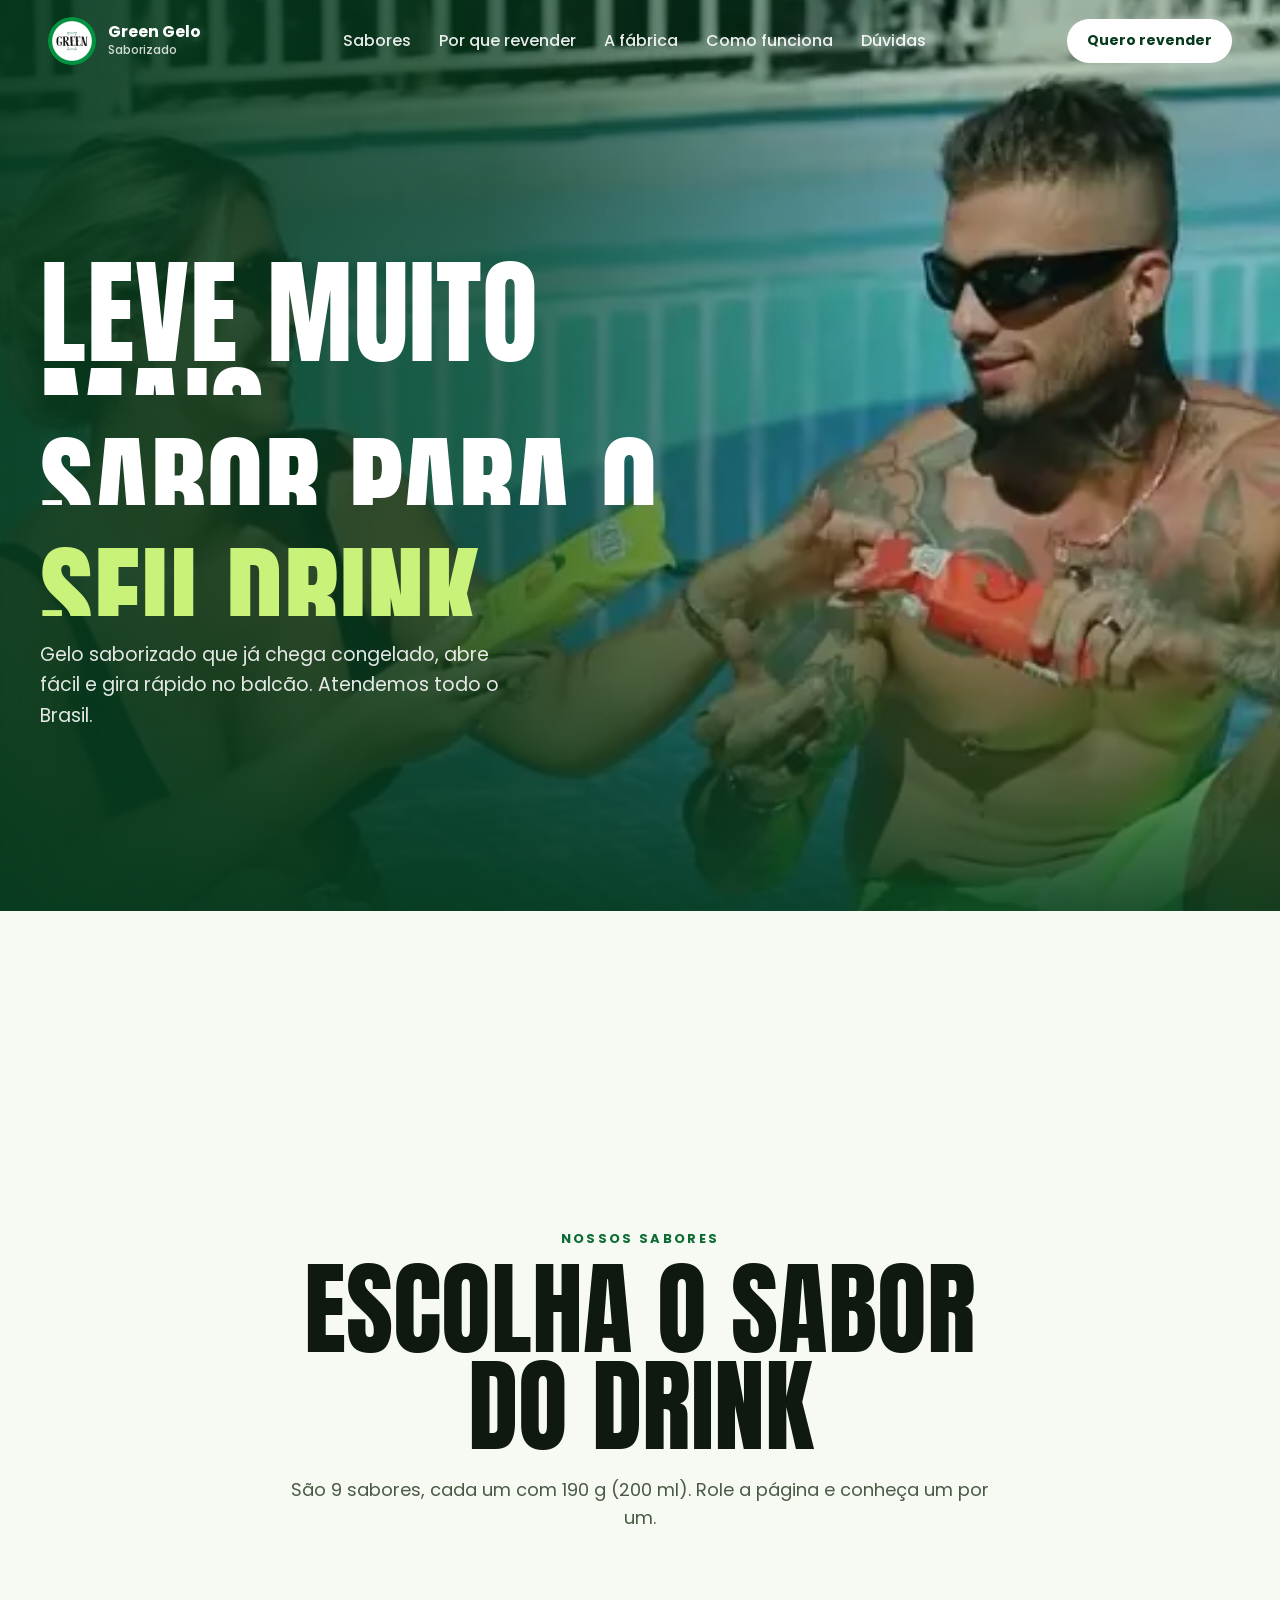
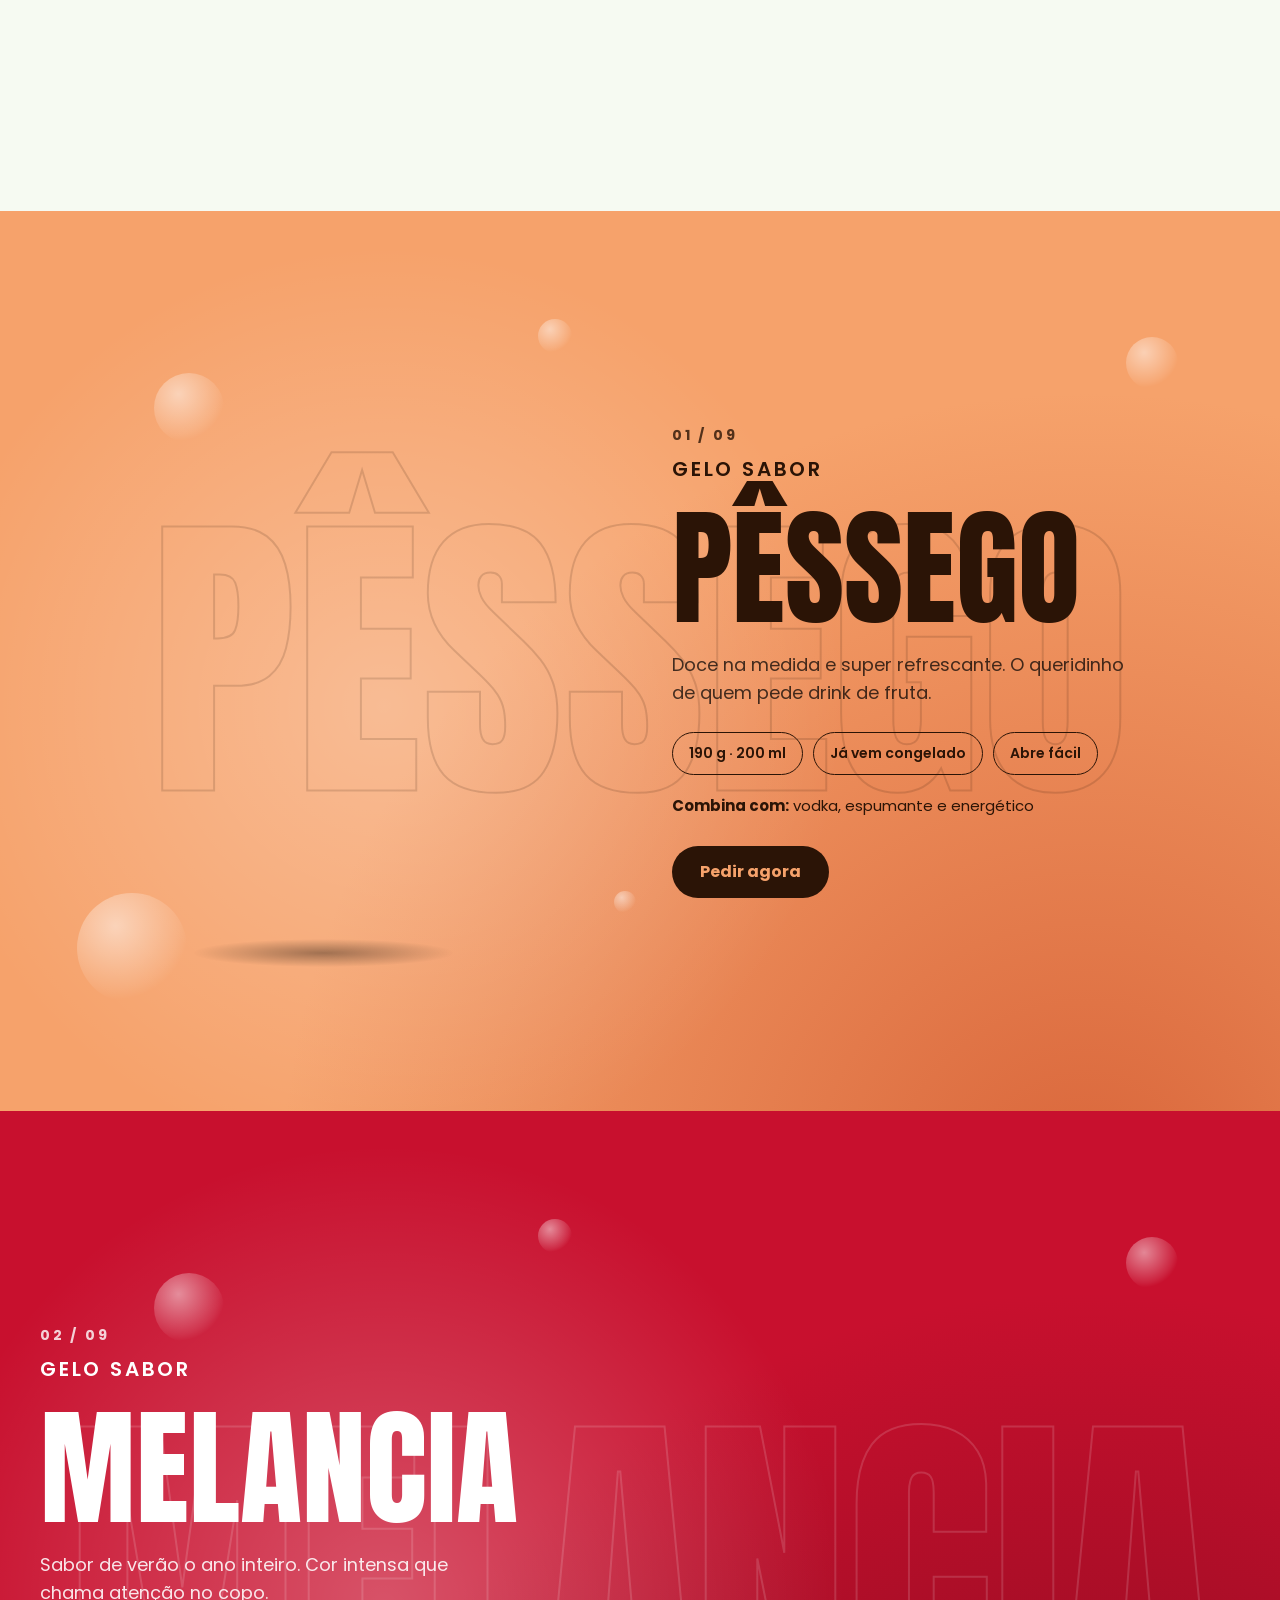
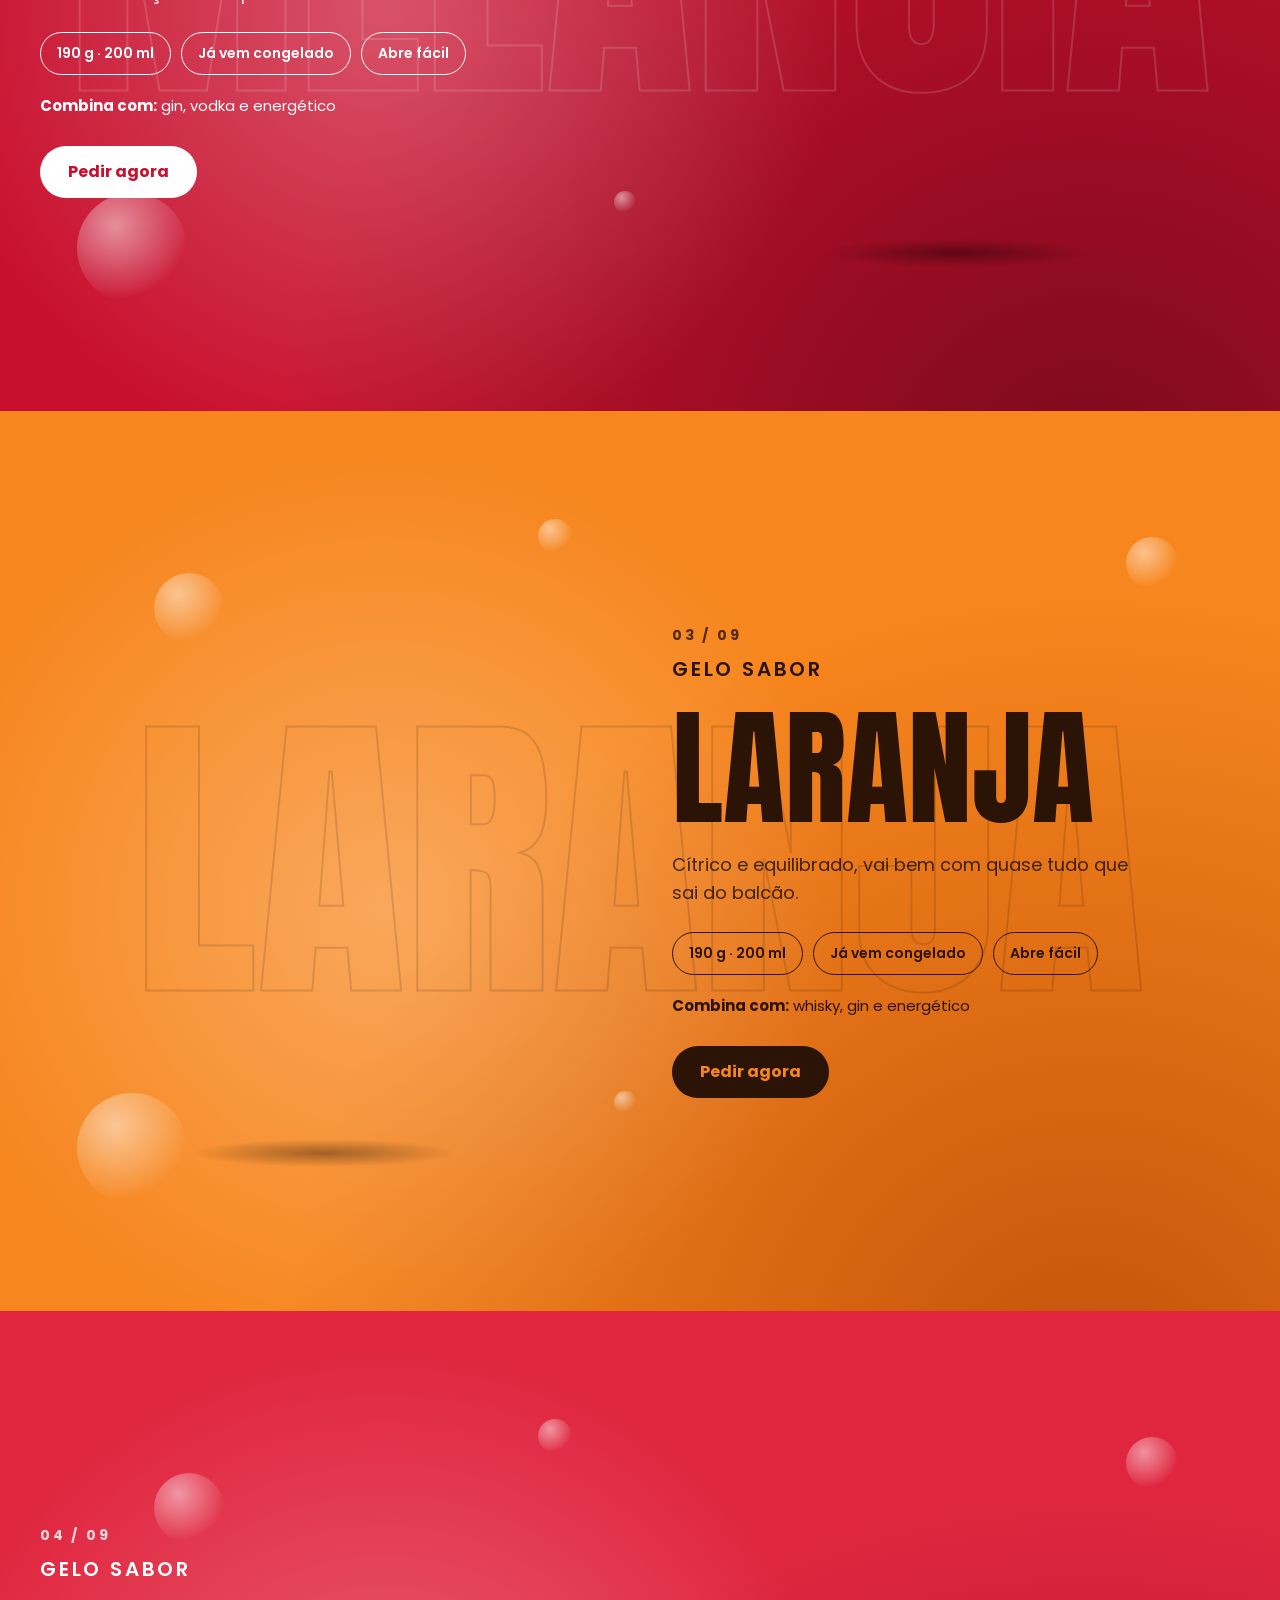
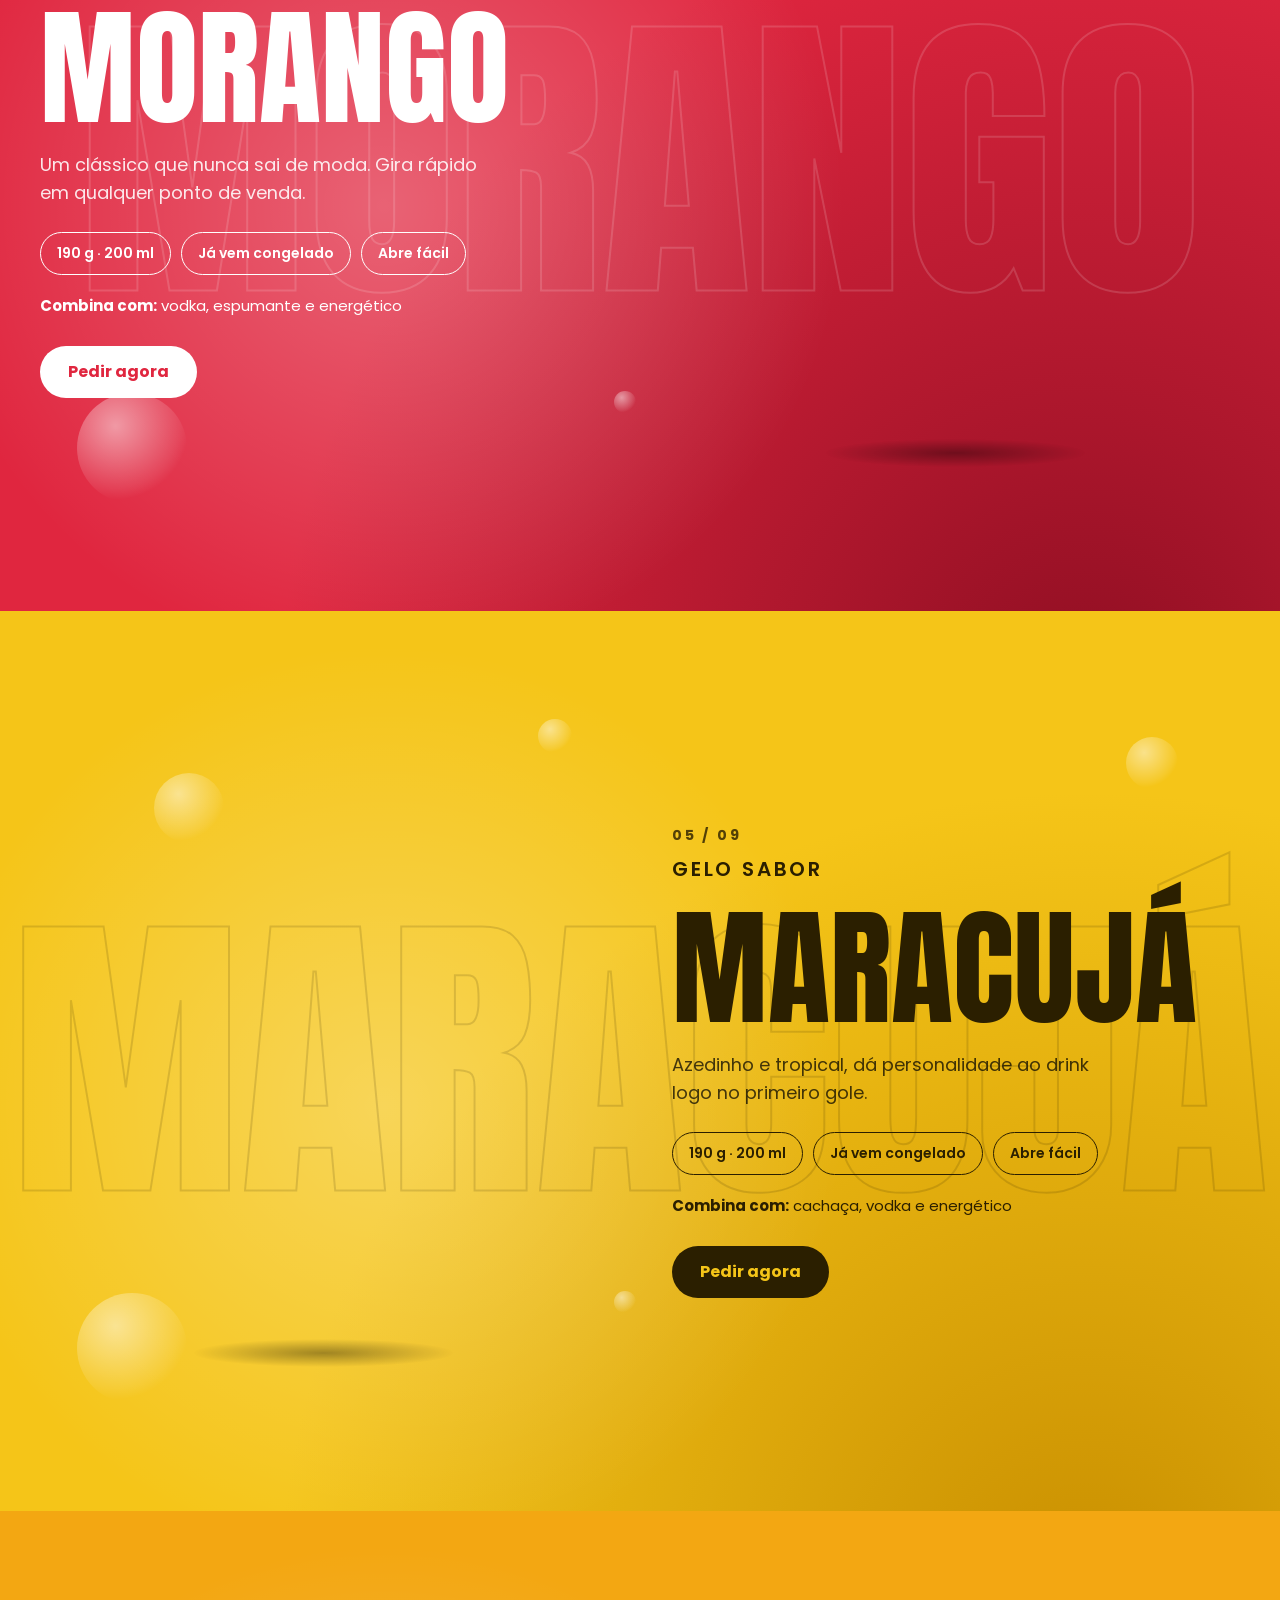
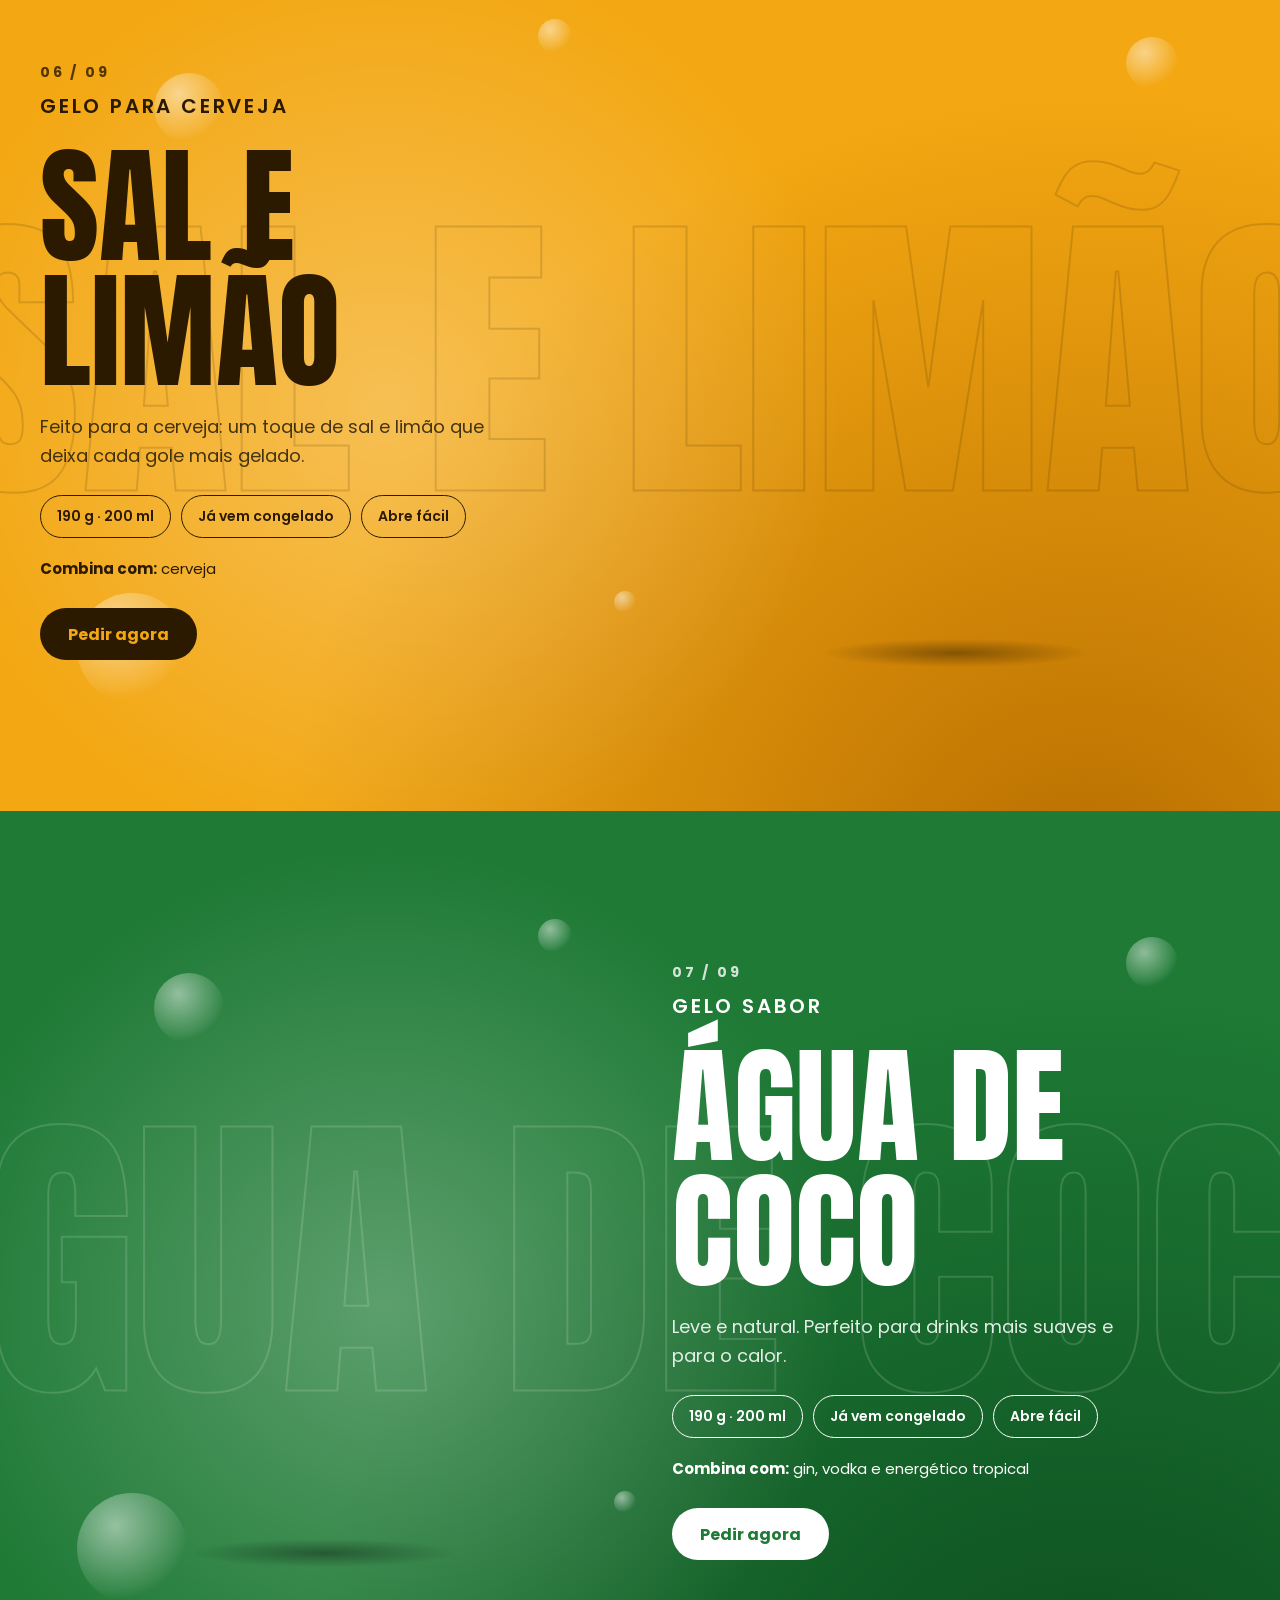
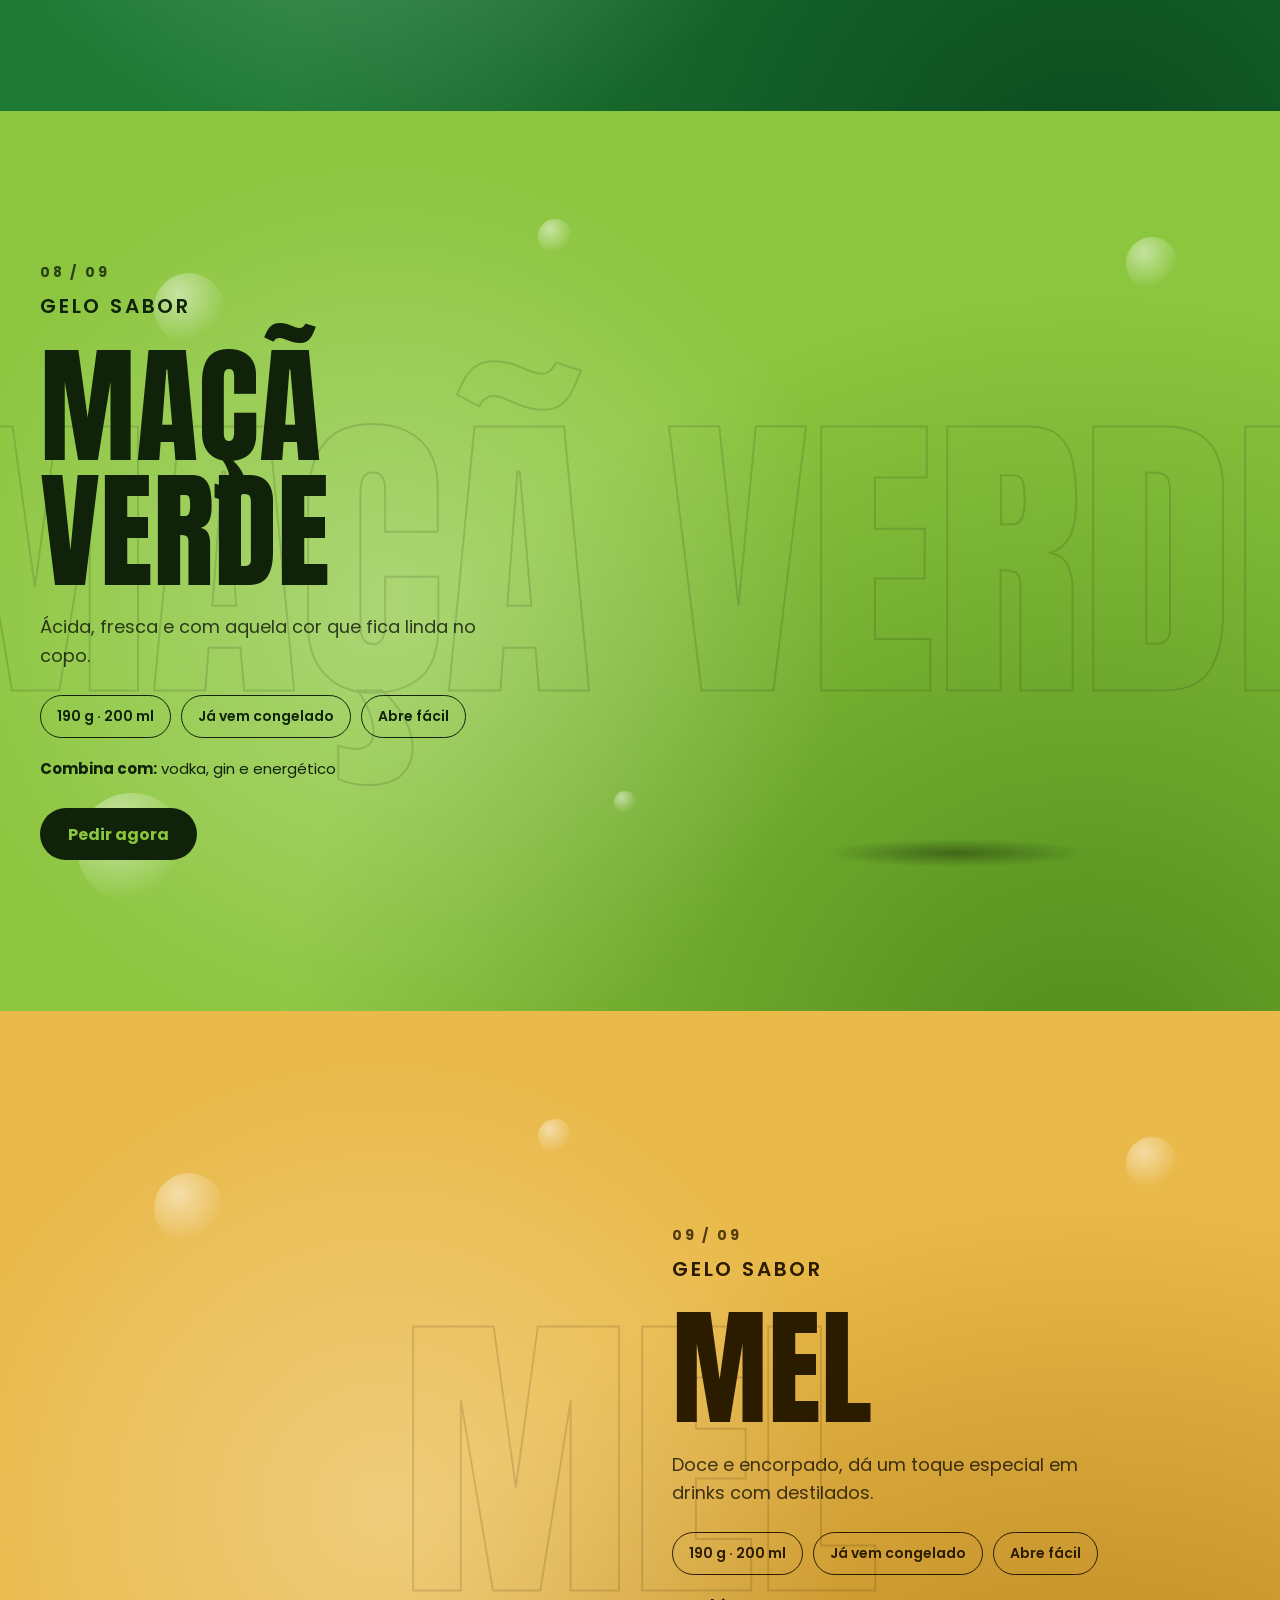
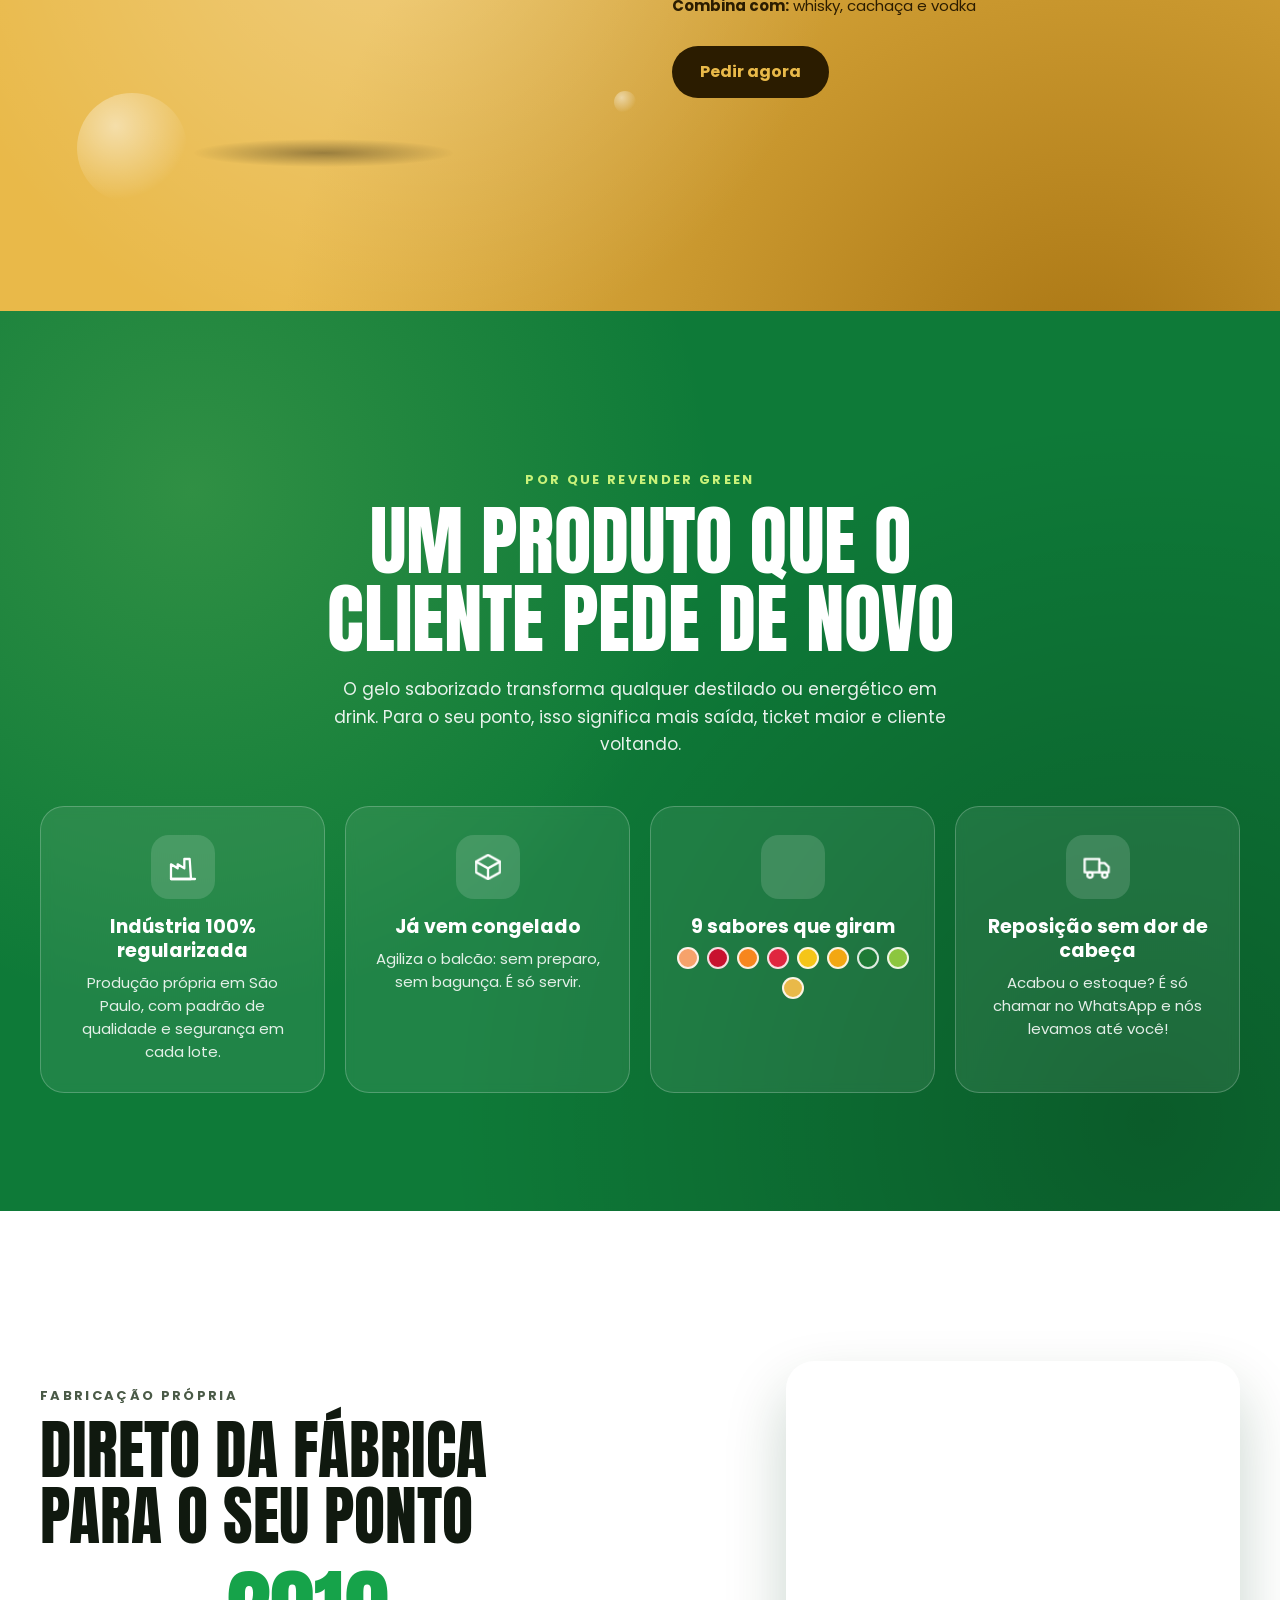
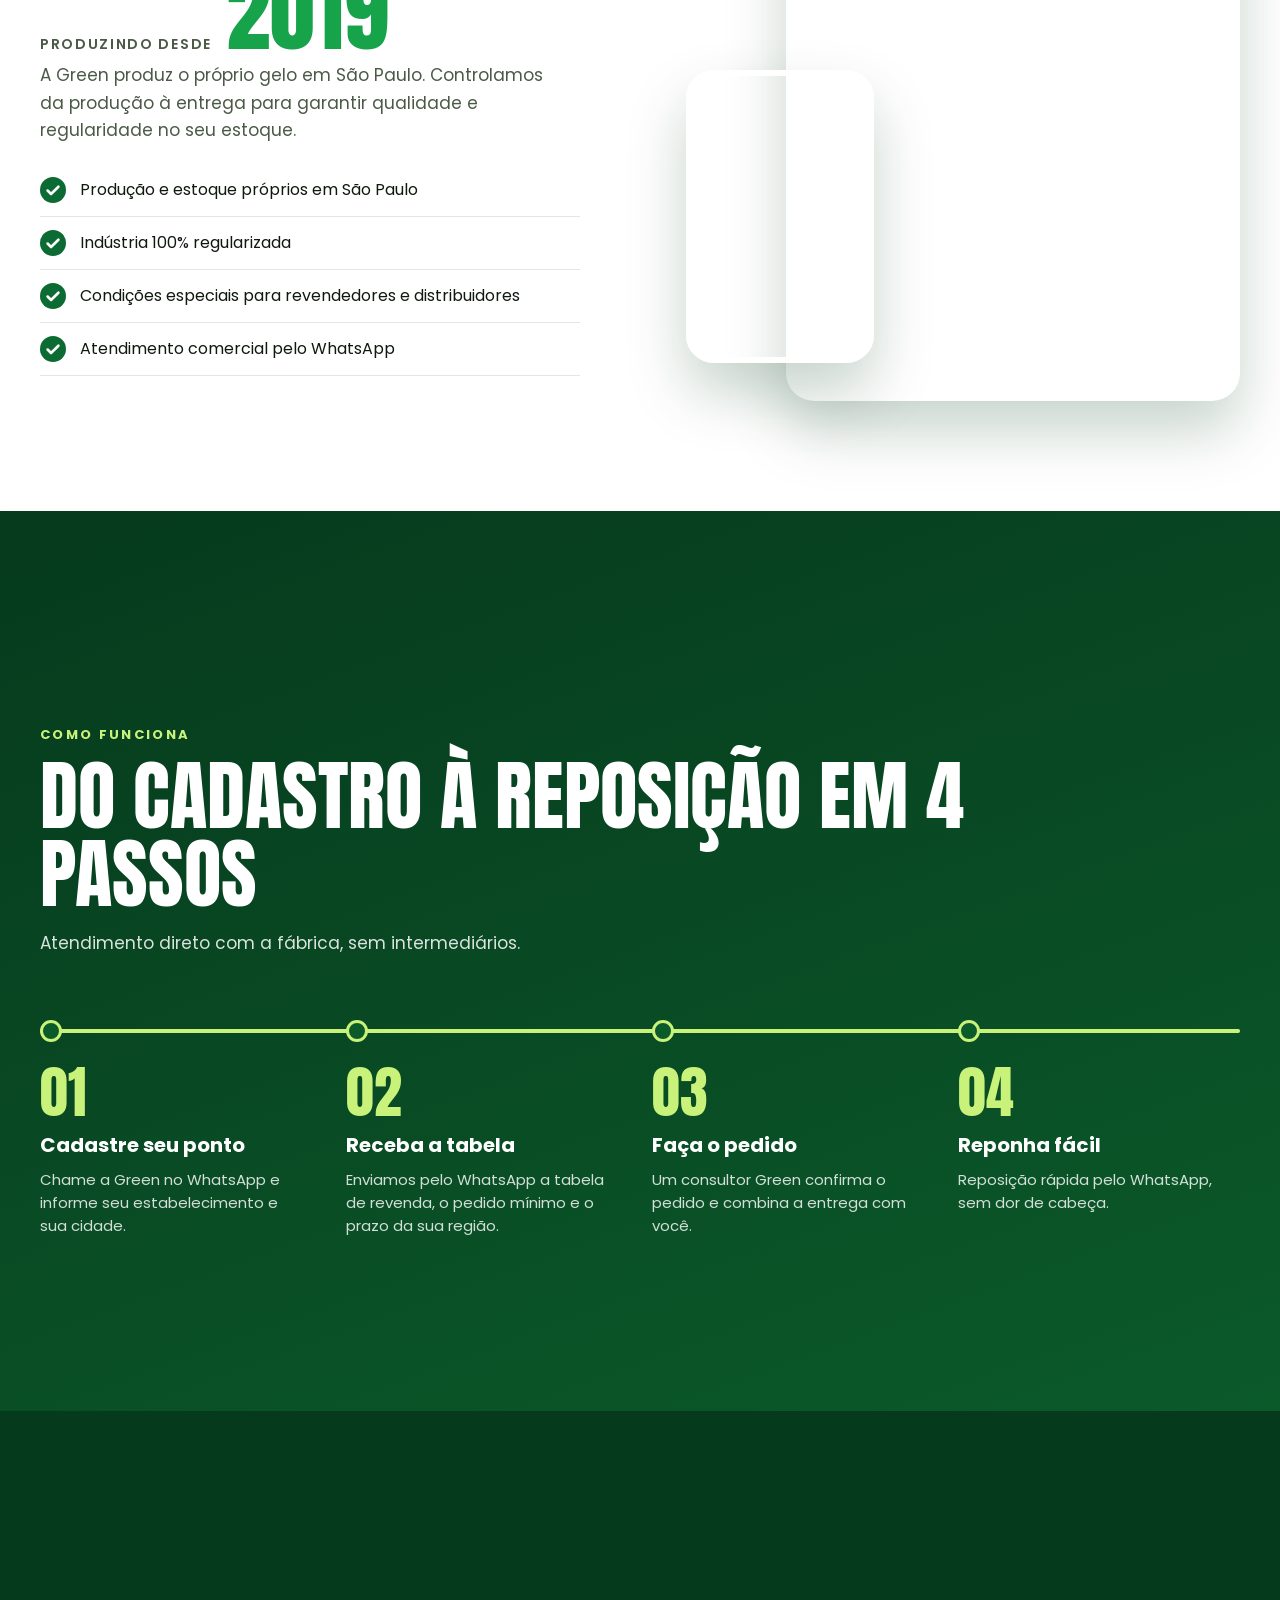
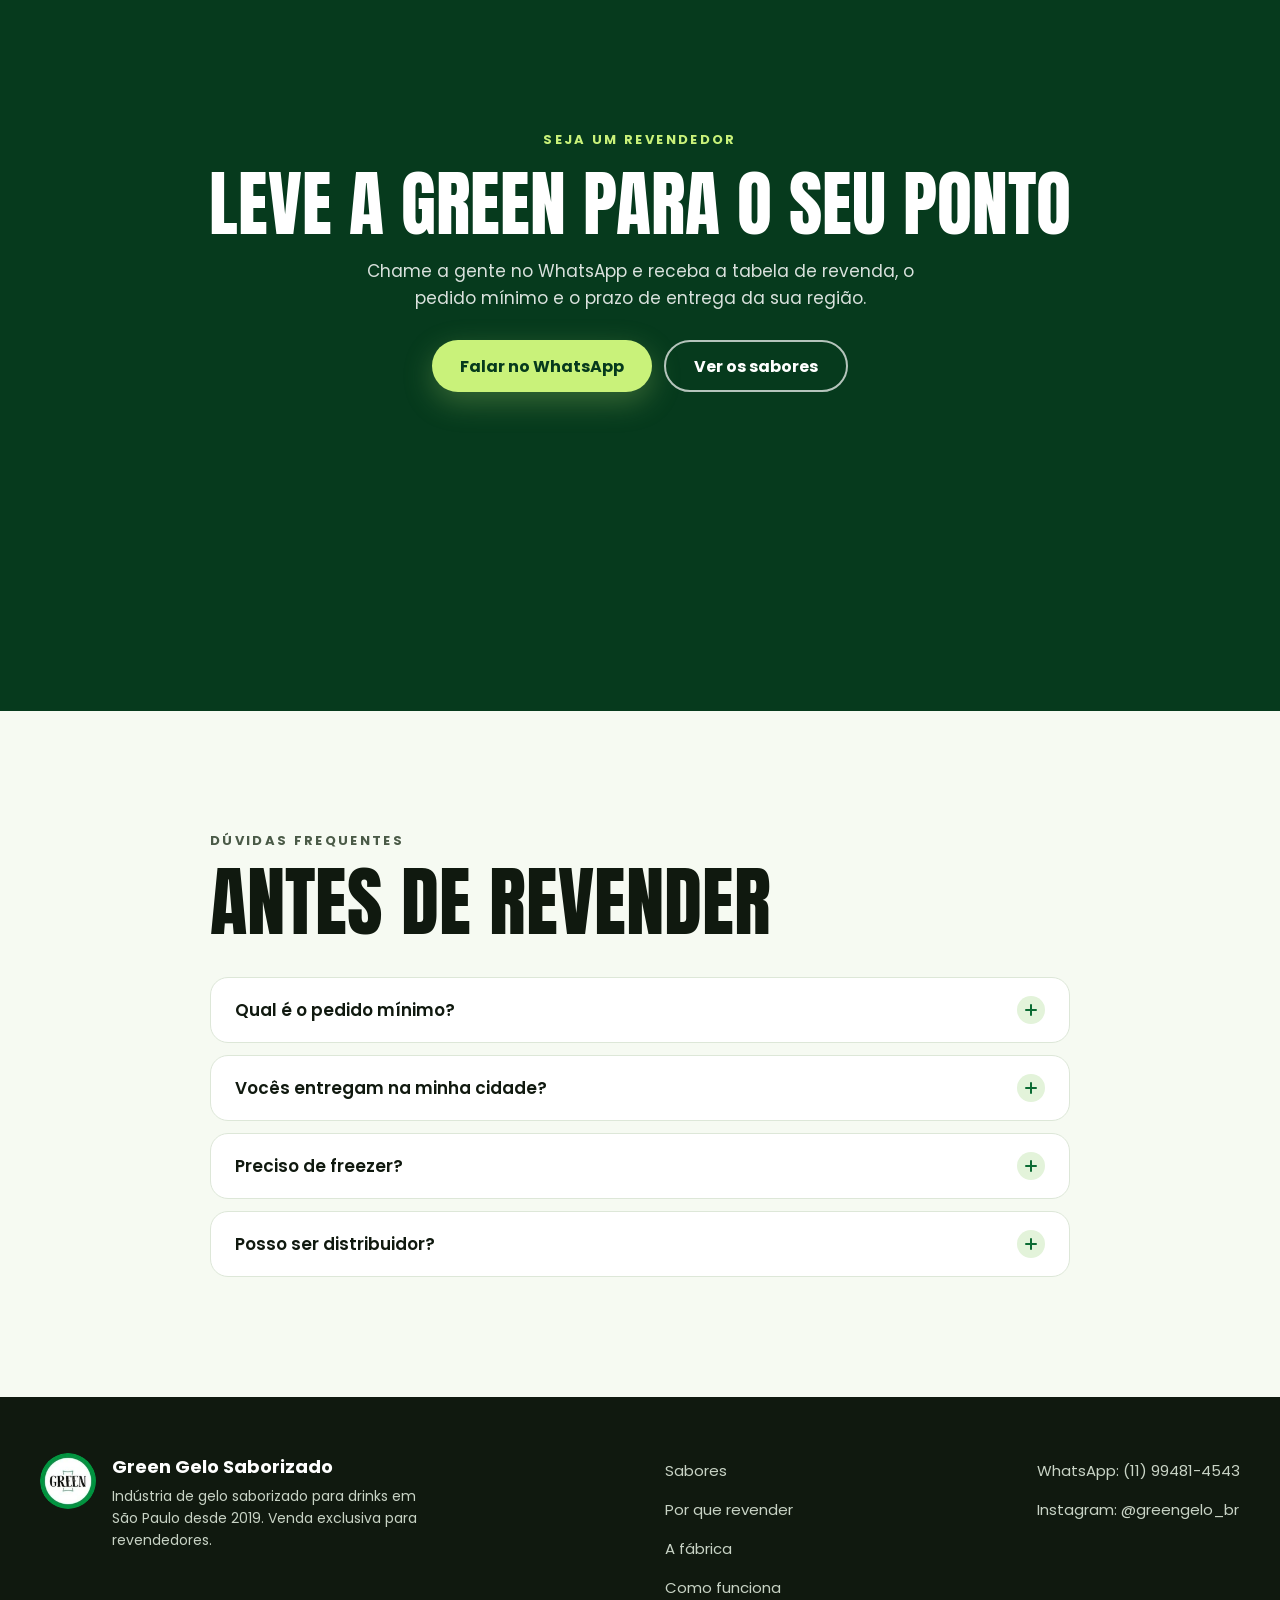
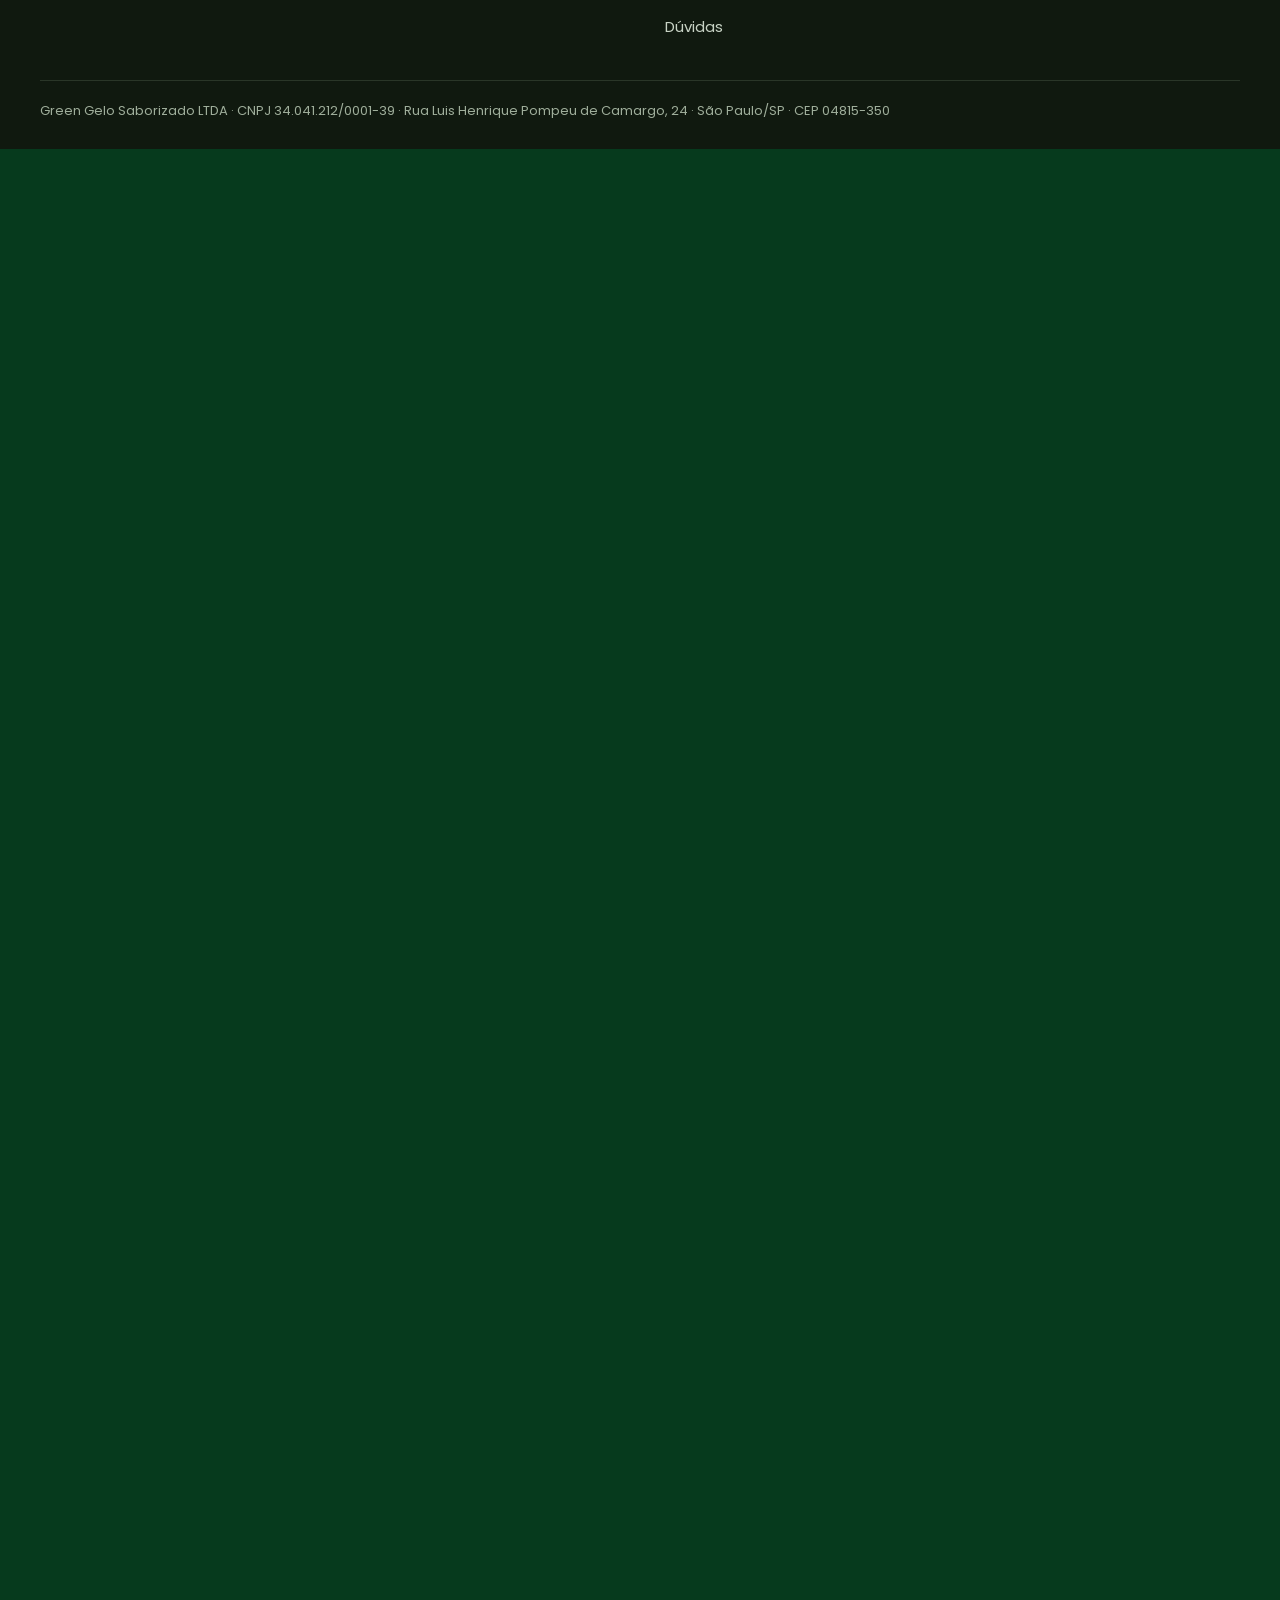
<file: index.html>
<!doctype html>
<html lang="pt-BR">
<head>
  <meta charset="utf-8">
  <meta name="viewport" content="width=device-width, initial-scale=1">
  <!-- Fontes hospedadas no próprio site (sem depender do Google Fonts) -->
  <link rel="preload" href="assets/fonts/anton-400.woff2" as="font" type="font/woff2" crossorigin>
  <link rel="preload" href="assets/fonts/poppins-400.woff2" as="font" type="font/woff2" crossorigin>
  <!-- Imagem do topo carrega primeiro -->
  <link rel="preload" href="assets/video/hero-poster.webp" as="image" type="image/webp" fetchpriority="high">
  <link rel="stylesheet" href="css/style.css">

  <!-- GERADO:SEO:INICIO -->
  <!-- (gerado por ferramentas/gerar.mjs; edite dados/*.json) -->
  <title>Gelo Saborizado para Drinks | Revenda e Atacado | Green Gelo</title>
  <meta name="description" content="Gelo saborizado para drinks direto da fábrica em São Paulo: 9 sabores, já vem congelado e reposição rápida. Atendemos todo o Brasil. Seja revendedor Green.">
  <meta name="robots" content="index, follow, max-image-preview:large">
  <meta name="theme-color" content="#063A1D">
  <link rel="canonical" href="https://matdev96.github.io/green-gelo-site/">
  <link rel="alternate" type="text/markdown" title="Resumo para IA (llms.txt)" href="https://matdev96.github.io/green-gelo-site/llms.txt">

  <!-- Compartilhamento (WhatsApp, Facebook, Instagram, LinkedIn) -->
  <meta property="og:type" content="website">
  <meta property="og:locale" content="pt_BR">
  <meta property="og:site_name" content="Green Gelo Saborizado">
  <meta property="og:title" content="Green Gelo Saborizado | Gelo para drink para revendedores">
  <meta property="og:description" content="9 sabores de gelo saborizado, direto da fábrica em São Paulo. Já vem congelado e com reposição rápida. Seja um revendedor Green.">
  <meta property="og:url" content="https://matdev96.github.io/green-gelo-site/">
  <meta property="og:image" content="https://matdev96.github.io/green-gelo-site/assets/img/og-green.jpg">
  <meta property="og:image:secure_url" content="https://matdev96.github.io/green-gelo-site/assets/img/og-green.jpg">
  <meta property="og:image:type" content="image/jpeg">
  <meta property="og:image:width" content="1200">
  <meta property="og:image:height" content="630">
  <meta property="og:image:alt" content="Logo da Green Gelo Saborizado com as cores dos 9 sabores">
  <meta name="twitter:card" content="summary_large_image">
  <meta name="twitter:title" content="Green Gelo Saborizado | Gelo para drink para revendedores">
  <meta name="twitter:description" content="9 sabores de gelo saborizado, direto da fábrica em São Paulo. Já vem congelado e com reposição rápida. Seja um revendedor Green.">
  <meta name="twitter:image" content="https://matdev96.github.io/green-gelo-site/assets/img/og-green.jpg">

  <!-- Ícones -->
  <link rel="icon" type="image/png" href="assets/img/logo-green.png">
  <link rel="apple-touch-icon" href="assets/img/apple-touch-icon.png">
  <link rel="manifest" href="site.webmanifest">

  <!-- Dados estruturados (Google): empresa, site, sabores e FAQ -->
  <script type="application/ld+json">
  {
    "@context": "https://schema.org",
    "@graph": [
      {
        "@type": "Organization",
        "@id": "https://matdev96.github.io/green-gelo-site/#organizacao",
        "name": "Green Gelo Saborizado",
        "legalName": "Green Gelo Saborizado LTDA",
        "url": "https://matdev96.github.io/green-gelo-site/",
        "logo": "https://matdev96.github.io/green-gelo-site/assets/img/logo-green.png",
        "image": "https://matdev96.github.io/green-gelo-site/assets/img/og-green.jpg",
        "description": "Gelo saborizado para drinks direto da fábrica em São Paulo: 9 sabores, já vem congelado e reposição rápida. Atendemos todo o Brasil. Seja revendedor Green.",
        "foundingDate": "2019",
        "taxID": "34.041.212/0001-39",
        "address": {
          "@type": "PostalAddress",
          "streetAddress": "Rua Luis Henrique Pompeu de Camargo, 24",
          "addressLocality": "São Paulo",
          "addressRegion": "SP",
          "postalCode": "04815-350",
          "addressCountry": "BR"
        },
        "areaServed": {
          "@type": "Country",
          "name": "Brasil"
        },
        "contactPoint": {
          "@type": "ContactPoint",
          "telephone": "+55 11 99481-4543",
          "contactType": "sales",
          "areaServed": "BR",
          "availableLanguage": "pt-BR"
        },
        "sameAs": [
          "https://www.instagram.com/greengelo_br/"
        ]
      },
      {
        "@type": "WebSite",
        "@id": "https://matdev96.github.io/green-gelo-site/#site",
        "url": "https://matdev96.github.io/green-gelo-site/",
        "name": "Green Gelo Saborizado",
        "inLanguage": "pt-BR",
        "publisher": {
          "@id": "https://matdev96.github.io/green-gelo-site/#organizacao"
        }
      },
      {
        "@type": "WebPage",
        "@id": "https://matdev96.github.io/green-gelo-site/#pagina",
        "url": "https://matdev96.github.io/green-gelo-site/",
        "name": "Gelo Saborizado para Drinks | Revenda e Atacado | Green Gelo",
        "description": "Gelo saborizado para drinks direto da fábrica em São Paulo: 9 sabores, já vem congelado e reposição rápida. Atendemos todo o Brasil. Seja revendedor Green.",
        "inLanguage": "pt-BR",
        "isPartOf": {
          "@id": "https://matdev96.github.io/green-gelo-site/#site"
        },
        "about": {
          "@id": "https://matdev96.github.io/green-gelo-site/#organizacao"
        },
        "primaryImageOfPage": "https://matdev96.github.io/green-gelo-site/assets/img/og-green.jpg",
        "dateModified": "2026-11-19"
      },
      {
        "@type": "ItemList",
        "name": "Sabores de gelo saborizado Green",
        "numberOfItems": 9,
        "itemListElement": [
          {
            "@type": "ListItem",
            "position": 1,
            "item": {
              "@type": "Product",
              "name": "Gelo saborizado sabor pêssego",
              "url": "https://matdev96.github.io/green-gelo-site/#sabor-pessego",
              "image": "https://matdev96.github.io/green-gelo-site/assets/img/produtos/pessego.webp",
              "description": "Doce na medida e super refrescante. O queridinho de quem pede drink de fruta.",
              "category": "Gelo saborizado para drinks",
              "brand": {
                "@type": "Brand",
                "name": "Green"
              },
              "manufacturer": {
                "@id": "https://matdev96.github.io/green-gelo-site/#organizacao"
              },
              "weight": {
                "@type": "QuantitativeValue",
                "value": 190,
                "unitCode": "GRM"
              }
            }
          },
          {
            "@type": "ListItem",
            "position": 2,
            "item": {
              "@type": "Product",
              "name": "Gelo saborizado sabor melancia",
              "url": "https://matdev96.github.io/green-gelo-site/#sabor-melancia",
              "image": "https://matdev96.github.io/green-gelo-site/assets/img/produtos/melancia.webp",
              "description": "Sabor de verão o ano inteiro. Cor intensa que chama atenção no copo.",
              "category": "Gelo saborizado para drinks",
              "brand": {
                "@type": "Brand",
                "name": "Green"
              },
              "manufacturer": {
                "@id": "https://matdev96.github.io/green-gelo-site/#organizacao"
              },
              "weight": {
                "@type": "QuantitativeValue",
                "value": 190,
                "unitCode": "GRM"
              }
            }
          },
          {
            "@type": "ListItem",
            "position": 3,
            "item": {
              "@type": "Product",
              "name": "Gelo saborizado sabor laranja",
              "url": "https://matdev96.github.io/green-gelo-site/#sabor-laranja",
              "image": "https://matdev96.github.io/green-gelo-site/assets/img/produtos/laranja.webp",
              "description": "Cítrico e equilibrado, vai bem com quase tudo que sai do balcão.",
              "category": "Gelo saborizado para drinks",
              "brand": {
                "@type": "Brand",
                "name": "Green"
              },
              "manufacturer": {
                "@id": "https://matdev96.github.io/green-gelo-site/#organizacao"
              },
              "weight": {
                "@type": "QuantitativeValue",
                "value": 190,
                "unitCode": "GRM"
              }
            }
          },
          {
            "@type": "ListItem",
            "position": 4,
            "item": {
              "@type": "Product",
              "name": "Gelo saborizado sabor morango",
              "url": "https://matdev96.github.io/green-gelo-site/#sabor-morango",
              "image": "https://matdev96.github.io/green-gelo-site/assets/img/produtos/morango.webp",
              "description": "Um clássico que nunca sai de moda. Gira rápido em qualquer ponto de venda.",
              "category": "Gelo saborizado para drinks",
              "brand": {
                "@type": "Brand",
                "name": "Green"
              },
              "manufacturer": {
                "@id": "https://matdev96.github.io/green-gelo-site/#organizacao"
              },
              "weight": {
                "@type": "QuantitativeValue",
                "value": 190,
                "unitCode": "GRM"
              }
            }
          },
          {
            "@type": "ListItem",
            "position": 5,
            "item": {
              "@type": "Product",
              "name": "Gelo saborizado sabor maracujá",
              "url": "https://matdev96.github.io/green-gelo-site/#sabor-maracuja",
              "image": "https://matdev96.github.io/green-gelo-site/assets/img/produtos/maracuja.webp",
              "description": "Azedinho e tropical, dá personalidade ao drink logo no primeiro gole.",
              "category": "Gelo saborizado para drinks",
              "brand": {
                "@type": "Brand",
                "name": "Green"
              },
              "manufacturer": {
                "@id": "https://matdev96.github.io/green-gelo-site/#organizacao"
              },
              "weight": {
                "@type": "QuantitativeValue",
                "value": 190,
                "unitCode": "GRM"
              }
            }
          },
          {
            "@type": "ListItem",
            "position": 6,
            "item": {
              "@type": "Product",
              "name": "Gelo para cerveja sabor sal e limão",
              "url": "https://matdev96.github.io/green-gelo-site/#sabor-sal-e-limao",
              "image": "https://matdev96.github.io/green-gelo-site/assets/img/produtos/sal-e-limao.webp",
              "description": "Feito para a cerveja: um toque de sal e limão que deixa cada gole mais gelado.",
              "category": "Gelo saborizado para drinks",
              "brand": {
                "@type": "Brand",
                "name": "Green"
              },
              "manufacturer": {
                "@id": "https://matdev96.github.io/green-gelo-site/#organizacao"
              },
              "weight": {
                "@type": "QuantitativeValue",
                "value": 190,
                "unitCode": "GRM"
              }
            }
          },
          {
            "@type": "ListItem",
            "position": 7,
            "item": {
              "@type": "Product",
              "name": "Gelo saborizado sabor água de coco",
              "url": "https://matdev96.github.io/green-gelo-site/#sabor-agua-de-coco",
              "image": "https://matdev96.github.io/green-gelo-site/assets/img/produtos/agua-de-coco.webp",
              "description": "Leve e natural. Perfeito para drinks mais suaves e para o calor.",
              "category": "Gelo saborizado para drinks",
              "brand": {
                "@type": "Brand",
                "name": "Green"
              },
              "manufacturer": {
                "@id": "https://matdev96.github.io/green-gelo-site/#organizacao"
              },
              "weight": {
                "@type": "QuantitativeValue",
                "value": 190,
                "unitCode": "GRM"
              }
            }
          },
          {
            "@type": "ListItem",
            "position": 8,
            "item": {
              "@type": "Product",
              "name": "Gelo saborizado sabor maçã verde",
              "url": "https://matdev96.github.io/green-gelo-site/#sabor-maca-verde",
              "image": "https://matdev96.github.io/green-gelo-site/assets/img/produtos/maca-verde.webp",
              "description": "Ácida, fresca e com aquela cor que fica linda no copo.",
              "category": "Gelo saborizado para drinks",
              "brand": {
                "@type": "Brand",
                "name": "Green"
              },
              "manufacturer": {
                "@id": "https://matdev96.github.io/green-gelo-site/#organizacao"
              },
              "weight": {
                "@type": "QuantitativeValue",
                "value": 190,
                "unitCode": "GRM"
              }
            }
          },
          {
            "@type": "ListItem",
            "position": 9,
            "item": {
              "@type": "Product",
              "name": "Gelo saborizado sabor mel",
              "url": "https://matdev96.github.io/green-gelo-site/#sabor-mel",
              "image": "https://matdev96.github.io/green-gelo-site/assets/img/produtos/mel.webp",
              "description": "Doce e encorpado, dá um toque especial em drinks com destilados.",
              "category": "Gelo saborizado para drinks",
              "brand": {
                "@type": "Brand",
                "name": "Green"
              },
              "manufacturer": {
                "@id": "https://matdev96.github.io/green-gelo-site/#organizacao"
              },
              "weight": {
                "@type": "QuantitativeValue",
                "value": 190,
                "unitCode": "GRM"
              }
            }
          }
        ]
      },
      {
        "@type": "FAQPage",
        "@id": "https://matdev96.github.io/green-gelo-site/#duvidas",
        "mainEntity": [
          {
            "@type": "Question",
            "name": "Qual é o pedido mínimo?",
            "acceptedAnswer": {
              "@type": "Answer",
              "text": "Varia conforme a região e o tipo de ponto. Você recebe as condições pelo WhatsApp logo após o cadastro."
            }
          },
          {
            "@type": "Question",
            "name": "Vocês entregam na minha cidade?",
            "acceptedAnswer": {
              "@type": "Answer",
              "text": "A fábrica fica em São Paulo e atendemos todo o Brasil. Informe sua cidade no WhatsApp e confirmamos a entrega e o prazo."
            }
          },
          {
            "@type": "Question",
            "name": "Preciso de freezer?",
            "acceptedAnswer": {
              "@type": "Answer",
              "text": "Sim. O gelo é um produto que necessita de temperatura controlada e deve ser conservado em freezer."
            }
          },
          {
            "@type": "Question",
            "name": "Posso ser distribuidor?",
            "acceptedAnswer": {
              "@type": "Answer",
              "text": "Sim, avaliamos parcerias de distribuição. Fale com a gente no WhatsApp e conte sobre a sua operação."
            }
          }
        ]
      }
    ]
  }
  </script>

  <!-- GERADO:SEO:FIM -->
</head>
<body>

  <!-- ============ CABEÇALHO ============ -->
  <header class="topo" id="topo">
    <a class="topo__marca" href="#inicio">
      <img src="assets/img/logo-green-96.webp" alt="" width="48" height="48">
      <span>Green Gelo<br><small>Saborizado</small></span>
    </a>
    <nav class="topo__nav" aria-label="Menu principal">
      <a href="#sabores">Sabores</a>
      <a href="#porque">Por que revender</a>
      <a href="#fabrica">A fábrica</a>
      <a href="#como-funciona">Como funciona</a>
      <a href="#duvidas">Dúvidas</a>
    </nav>
    <a class="botao botao--claro topo__cta" href="#revenda">Quero revender</a>
  </header>

  <main id="palco" class="palco">

    <!-- ============ SEÇÃO 1 · HERO COM VÍDEO EM TELA CHEIA ============ -->
    <section class="painel hero" id="inicio">
      <!-- O vídeo só é carregado depois da página (js/main.js); no celular usa a versão leve -->
      <video class="hero__video" muted loop playsinline preload="none"
             poster="assets/video/hero-poster.webp" aria-hidden="true"
             data-video="assets/video/hero-loop.mp4" data-video-mobile="assets/video/hero-loop-mobile.mp4"></video>
      <div class="hero__sombra" aria-hidden="true"></div>

      <div class="hero__conteudo">
        <h1 class="hero__titulo">
          <span class="hero__selo">Gelo saborizado para drinks · Desde 2019</span>
          <span class="linha"><span>Leve muito mais</span></span>
          <span class="linha"><span>sabor para o</span></span>
          <span class="linha"><span class="destaque">seu drink</span></span>
        </h1>
        <p class="hero__texto">Gelo saborizado que já chega congelado, abre fácil e gira rápido no balcão. Atendemos todo o Brasil.</p>
        <div class="hero__acoes">
          <a class="botao botao--limao" href="#revenda">Quero ser revendedor</a>
          <a class="botao botao--contorno" href="#sabores">Ver os 9 sabores</a>
        </div>
      </div>

      <a class="hero__rolar" href="#sabores">
        <span>Role para ver os sabores</span>
        <i aria-hidden="true"></i>
      </a>
    </section>

    <!-- ============ SEÇÃO 2 · SABORES ============ -->
    <section class="painel sabores-intro" id="sabores" aria-label="Sabores">
      <div class="sabores-intro__conteudo">
        <p class="rotulo">Nossos sabores</p>
        <h2>Escolha o sabor do drink</h2>
        <p>São 9 sabores, cada um com 190 g (200 ml). Role a página e conheça um por um.</p>
      </div>
    </section>

    <!-- ============ BANNERS DOS 9 SABORES ============ -->
    <!-- GERADO:SABORES:INICIO -->
  <!-- (gerado por ferramentas/gerar.mjs; edite dados/*.json) -->
    <article class="painel banner" id="sabor-pessego" data-sabor="0" data-nome="Pêssego" data-cor="#F6A26B" data-texto="#2B1406"
             aria-labelledby="nome-pessego" style="--cor:#F6A26B;--cor-escura:#D9653A;--texto:#2B1406;--texto-suave:rgba(0,0,0,.72);--lado:-1">
      <div class="banner__fundo" aria-hidden="true">
        <span class="banner__marca-dagua">Pêssego</span>
        <span class="bolha b1"></span><span class="bolha b2"></span><span class="bolha b3"></span>
        <span class="bolha b4"></span><span class="bolha b5"></span>
      </div>
      <div class="banner__grade">
        <div class="banner__palco">
          <div class="banner__pacote">
            <div class="banner__flutua">
              <img class="banner__img" src="assets/img/produtos/pessego.webp" alt="Pacote de gelo para drink Green sabor pêssego, 190 g (200 ml)" width="286" height="760" loading="lazy" decoding="async">
            </div>
          </div>
          <span class="banner__chao" aria-hidden="true"></span>
        </div>
        <div class="banner__info">
          <p class="banner__contador">01 / 09</p>
          <p class="banner__pre">Gelo sabor</p>
          <h3 class="banner__nome" id="nome-pessego">Pêssego</h3>
          <p class="banner__desc">Doce na medida e super refrescante. O queridinho de quem pede drink de fruta.</p>
          <ul class="banner__fichas"><li>190 g · 200 ml</li><li>Já vem congelado</li><li>Abre fácil</li></ul>
          <p class="banner__combina"><strong>Combina com:</strong> vodka, espumante e energético</p>
          <a class="botao banner__botao" href="https://wa.me/5511994814543?text=Ol%C3%A1%2C%20Green!%20Vim%20pelo%20site%20e%20quero%20o%20gelo%20sabor%20p%C3%AAssego." target="_blank" rel="noopener">Pedir agora<span class="so-leitor"> o sabor pêssego pelo WhatsApp</span></a>
        </div>
      </div>
    </article>

    <article class="painel banner banner--invertido" id="sabor-melancia" data-sabor="1" data-nome="Melancia" data-cor="#C8102E" data-texto="#FFFFFF"
             aria-labelledby="nome-melancia" style="--cor:#C8102E;--cor-escura:#7A0A1C;--texto:#FFFFFF;--texto-suave:rgba(255,255,255,.88);--lado:1">
      <div class="banner__fundo" aria-hidden="true">
        <span class="banner__marca-dagua">Melancia</span>
        <span class="bolha b1"></span><span class="bolha b2"></span><span class="bolha b3"></span>
        <span class="bolha b4"></span><span class="bolha b5"></span>
      </div>
      <div class="banner__grade">
        <div class="banner__palco">
          <div class="banner__pacote">
            <div class="banner__flutua">
              <img class="banner__img" src="assets/img/produtos/melancia.webp" alt="Pacote de gelo para drink Green sabor melancia, 190 g (200 ml)" width="286" height="760" loading="lazy" decoding="async">
            </div>
          </div>
          <span class="banner__chao" aria-hidden="true"></span>
        </div>
        <div class="banner__info">
          <p class="banner__contador">02 / 09</p>
          <p class="banner__pre">Gelo sabor</p>
          <h3 class="banner__nome" id="nome-melancia">Melancia</h3>
          <p class="banner__desc">Sabor de verão o ano inteiro. Cor intensa que chama atenção no copo.</p>
          <ul class="banner__fichas"><li>190 g · 200 ml</li><li>Já vem congelado</li><li>Abre fácil</li></ul>
          <p class="banner__combina"><strong>Combina com:</strong> gin, vodka e energético</p>
          <a class="botao banner__botao" href="https://wa.me/5511994814543?text=Ol%C3%A1%2C%20Green!%20Vim%20pelo%20site%20e%20quero%20o%20gelo%20sabor%20melancia." target="_blank" rel="noopener">Pedir agora<span class="so-leitor"> o sabor melancia pelo WhatsApp</span></a>
        </div>
      </div>
    </article>

    <article class="painel banner" id="sabor-laranja" data-sabor="2" data-nome="Laranja" data-cor="#F7861E" data-texto="#2B1406"
             aria-labelledby="nome-laranja" style="--cor:#F7861E;--cor-escura:#C4520A;--texto:#2B1406;--texto-suave:rgba(0,0,0,.72);--lado:-1">
      <div class="banner__fundo" aria-hidden="true">
        <span class="banner__marca-dagua">Laranja</span>
        <span class="bolha b1"></span><span class="bolha b2"></span><span class="bolha b3"></span>
        <span class="bolha b4"></span><span class="bolha b5"></span>
      </div>
      <div class="banner__grade">
        <div class="banner__palco">
          <div class="banner__pacote">
            <div class="banner__flutua">
              <img class="banner__img" src="assets/img/produtos/laranja.webp" alt="Pacote de gelo para drink Green sabor laranja, 190 g (200 ml)" width="286" height="760" loading="lazy" decoding="async">
            </div>
          </div>
          <span class="banner__chao" aria-hidden="true"></span>
        </div>
        <div class="banner__info">
          <p class="banner__contador">03 / 09</p>
          <p class="banner__pre">Gelo sabor</p>
          <h3 class="banner__nome" id="nome-laranja">Laranja</h3>
          <p class="banner__desc">Cítrico e equilibrado, vai bem com quase tudo que sai do balcão.</p>
          <ul class="banner__fichas"><li>190 g · 200 ml</li><li>Já vem congelado</li><li>Abre fácil</li></ul>
          <p class="banner__combina"><strong>Combina com:</strong> whisky, gin e energético</p>
          <a class="botao banner__botao" href="https://wa.me/5511994814543?text=Ol%C3%A1%2C%20Green!%20Vim%20pelo%20site%20e%20quero%20o%20gelo%20sabor%20laranja." target="_blank" rel="noopener">Pedir agora<span class="so-leitor"> o sabor laranja pelo WhatsApp</span></a>
        </div>
      </div>
    </article>

    <article class="painel banner banner--invertido" id="sabor-morango" data-sabor="3" data-nome="Morango" data-cor="#E0263F" data-texto="#FFFFFF"
             aria-labelledby="nome-morango" style="--cor:#E0263F;--cor-escura:#8F0E22;--texto:#FFFFFF;--texto-suave:rgba(255,255,255,.88);--lado:1">
      <div class="banner__fundo" aria-hidden="true">
        <span class="banner__marca-dagua">Morango</span>
        <span class="bolha b1"></span><span class="bolha b2"></span><span class="bolha b3"></span>
        <span class="bolha b4"></span><span class="bolha b5"></span>
      </div>
      <div class="banner__grade">
        <div class="banner__palco">
          <div class="banner__pacote">
            <div class="banner__flutua">
              <img class="banner__img" src="assets/img/produtos/morango.webp" alt="Pacote de gelo para drink Green sabor morango, 190 g (200 ml)" width="286" height="760" loading="lazy" decoding="async">
            </div>
          </div>
          <span class="banner__chao" aria-hidden="true"></span>
        </div>
        <div class="banner__info">
          <p class="banner__contador">04 / 09</p>
          <p class="banner__pre">Gelo sabor</p>
          <h3 class="banner__nome" id="nome-morango">Morango</h3>
          <p class="banner__desc">Um clássico que nunca sai de moda. Gira rápido em qualquer ponto de venda.</p>
          <ul class="banner__fichas"><li>190 g · 200 ml</li><li>Já vem congelado</li><li>Abre fácil</li></ul>
          <p class="banner__combina"><strong>Combina com:</strong> vodka, espumante e energético</p>
          <a class="botao banner__botao" href="https://wa.me/5511994814543?text=Ol%C3%A1%2C%20Green!%20Vim%20pelo%20site%20e%20quero%20o%20gelo%20sabor%20morango." target="_blank" rel="noopener">Pedir agora<span class="so-leitor"> o sabor morango pelo WhatsApp</span></a>
        </div>
      </div>
    </article>

    <article class="painel banner" id="sabor-maracuja" data-sabor="4" data-nome="Maracujá" data-cor="#F5C518" data-texto="#2B1F00"
             aria-labelledby="nome-maracuja" style="--cor:#F5C518;--cor-escura:#C98F00;--texto:#2B1F00;--texto-suave:rgba(0,0,0,.72);--lado:-1">
      <div class="banner__fundo" aria-hidden="true">
        <span class="banner__marca-dagua">Maracujá</span>
        <span class="bolha b1"></span><span class="bolha b2"></span><span class="bolha b3"></span>
        <span class="bolha b4"></span><span class="bolha b5"></span>
      </div>
      <div class="banner__grade">
        <div class="banner__palco">
          <div class="banner__pacote">
            <div class="banner__flutua">
              <img class="banner__img" src="assets/img/produtos/maracuja.webp" alt="Pacote de gelo para drink Green sabor maracujá, 190 g (200 ml)" width="286" height="760" loading="lazy" decoding="async">
            </div>
          </div>
          <span class="banner__chao" aria-hidden="true"></span>
        </div>
        <div class="banner__info">
          <p class="banner__contador">05 / 09</p>
          <p class="banner__pre">Gelo sabor</p>
          <h3 class="banner__nome" id="nome-maracuja">Maracujá</h3>
          <p class="banner__desc">Azedinho e tropical, dá personalidade ao drink logo no primeiro gole.</p>
          <ul class="banner__fichas"><li>190 g · 200 ml</li><li>Já vem congelado</li><li>Abre fácil</li></ul>
          <p class="banner__combina"><strong>Combina com:</strong> cachaça, vodka e energético</p>
          <a class="botao banner__botao" href="https://wa.me/5511994814543?text=Ol%C3%A1%2C%20Green!%20Vim%20pelo%20site%20e%20quero%20o%20gelo%20sabor%20maracuj%C3%A1." target="_blank" rel="noopener">Pedir agora<span class="so-leitor"> o sabor maracujá pelo WhatsApp</span></a>
        </div>
      </div>
    </article>

    <article class="painel banner banner--invertido" id="sabor-sal-e-limao" data-sabor="5" data-nome="Sal e limão" data-cor="#F3A712" data-texto="#2B1A00"
             aria-labelledby="nome-sal-e-limao" style="--cor:#F3A712;--cor-escura:#B86E00;--texto:#2B1A00;--texto-suave:rgba(0,0,0,.72);--lado:1">
      <div class="banner__fundo" aria-hidden="true">
        <span class="banner__marca-dagua">Sal e limão</span>
        <span class="bolha b1"></span><span class="bolha b2"></span><span class="bolha b3"></span>
        <span class="bolha b4"></span><span class="bolha b5"></span>
      </div>
      <div class="banner__grade">
        <div class="banner__palco">
          <div class="banner__pacote">
            <div class="banner__flutua">
              <img class="banner__img" src="assets/img/produtos/sal-e-limao.webp" alt="Pacote de gelo para drink Green sabor sal e limão, 190 g (200 ml)" width="286" height="760" loading="lazy" decoding="async">
            </div>
          </div>
          <span class="banner__chao" aria-hidden="true"></span>
        </div>
        <div class="banner__info">
          <p class="banner__contador">06 / 09</p>
          <p class="banner__pre">Gelo para cerveja</p>
          <h3 class="banner__nome" id="nome-sal-e-limao">Sal e limão</h3>
          <p class="banner__desc">Feito para a cerveja: um toque de sal e limão que deixa cada gole mais gelado.</p>
          <ul class="banner__fichas"><li>190 g · 200 ml</li><li>Já vem congelado</li><li>Abre fácil</li></ul>
          <p class="banner__combina"><strong>Combina com:</strong> cerveja</p>
          <a class="botao banner__botao" href="https://wa.me/5511994814543?text=Ol%C3%A1%2C%20Green!%20Vim%20pelo%20site%20e%20quero%20o%20gelo%20sabor%20sal%20e%20lim%C3%A3o." target="_blank" rel="noopener">Pedir agora<span class="so-leitor"> o sabor sal e limão pelo WhatsApp</span></a>
        </div>
      </div>
    </article>

    <article class="painel banner" id="sabor-agua-de-coco" data-sabor="6" data-nome="Água de coco" data-cor="#1E7A35" data-texto="#FFFFFF"
             aria-labelledby="nome-agua-de-coco" style="--cor:#1E7A35;--cor-escura:#0B4A1E;--texto:#FFFFFF;--texto-suave:rgba(255,255,255,.88);--lado:-1">
      <div class="banner__fundo" aria-hidden="true">
        <span class="banner__marca-dagua">Água de coco</span>
        <span class="bolha b1"></span><span class="bolha b2"></span><span class="bolha b3"></span>
        <span class="bolha b4"></span><span class="bolha b5"></span>
      </div>
      <div class="banner__grade">
        <div class="banner__palco">
          <div class="banner__pacote">
            <div class="banner__flutua">
              <img class="banner__img" src="assets/img/produtos/agua-de-coco.webp" alt="Pacote de gelo para drink Green sabor água de coco, 190 g (200 ml)" width="286" height="760" loading="lazy" decoding="async">
            </div>
          </div>
          <span class="banner__chao" aria-hidden="true"></span>
        </div>
        <div class="banner__info">
          <p class="banner__contador">07 / 09</p>
          <p class="banner__pre">Gelo sabor</p>
          <h3 class="banner__nome" id="nome-agua-de-coco">Água de coco</h3>
          <p class="banner__desc">Leve e natural. Perfeito para drinks mais suaves e para o calor.</p>
          <ul class="banner__fichas"><li>190 g · 200 ml</li><li>Já vem congelado</li><li>Abre fácil</li></ul>
          <p class="banner__combina"><strong>Combina com:</strong> gin, vodka e energético tropical</p>
          <a class="botao banner__botao" href="https://wa.me/5511994814543?text=Ol%C3%A1%2C%20Green!%20Vim%20pelo%20site%20e%20quero%20o%20gelo%20sabor%20%C3%A1gua%20de%20coco." target="_blank" rel="noopener">Pedir agora<span class="so-leitor"> o sabor água de coco pelo WhatsApp</span></a>
        </div>
      </div>
    </article>

    <article class="painel banner banner--invertido" id="sabor-maca-verde" data-sabor="7" data-nome="Maçã verde" data-cor="#8CC63F" data-texto="#10220A"
             aria-labelledby="nome-maca-verde" style="--cor:#8CC63F;--cor-escura:#4E8A1A;--texto:#10220A;--texto-suave:rgba(0,0,0,.72);--lado:1">
      <div class="banner__fundo" aria-hidden="true">
        <span class="banner__marca-dagua">Maçã verde</span>
        <span class="bolha b1"></span><span class="bolha b2"></span><span class="bolha b3"></span>
        <span class="bolha b4"></span><span class="bolha b5"></span>
      </div>
      <div class="banner__grade">
        <div class="banner__palco">
          <div class="banner__pacote">
            <div class="banner__flutua">
              <img class="banner__img" src="assets/img/produtos/maca-verde.webp" alt="Pacote de gelo para drink Green sabor maçã verde, 190 g (200 ml)" width="286" height="760" loading="lazy" decoding="async">
            </div>
          </div>
          <span class="banner__chao" aria-hidden="true"></span>
        </div>
        <div class="banner__info">
          <p class="banner__contador">08 / 09</p>
          <p class="banner__pre">Gelo sabor</p>
          <h3 class="banner__nome" id="nome-maca-verde">Maçã verde</h3>
          <p class="banner__desc">Ácida, fresca e com aquela cor que fica linda no copo.</p>
          <ul class="banner__fichas"><li>190 g · 200 ml</li><li>Já vem congelado</li><li>Abre fácil</li></ul>
          <p class="banner__combina"><strong>Combina com:</strong> vodka, gin e energético</p>
          <a class="botao banner__botao" href="https://wa.me/5511994814543?text=Ol%C3%A1%2C%20Green!%20Vim%20pelo%20site%20e%20quero%20o%20gelo%20sabor%20ma%C3%A7%C3%A3%20verde." target="_blank" rel="noopener">Pedir agora<span class="so-leitor"> o sabor maçã verde pelo WhatsApp</span></a>
        </div>
      </div>
    </article>

    <article class="painel banner" id="sabor-mel" data-sabor="8" data-nome="Mel" data-cor="#E9B949" data-texto="#2B1C00"
             aria-labelledby="nome-mel" style="--cor:#E9B949;--cor-escura:#A87412;--texto:#2B1C00;--texto-suave:rgba(0,0,0,.72);--lado:-1">
      <div class="banner__fundo" aria-hidden="true">
        <span class="banner__marca-dagua">Mel</span>
        <span class="bolha b1"></span><span class="bolha b2"></span><span class="bolha b3"></span>
        <span class="bolha b4"></span><span class="bolha b5"></span>
      </div>
      <div class="banner__grade">
        <div class="banner__palco">
          <div class="banner__pacote">
            <div class="banner__flutua">
              <img class="banner__img" src="assets/img/produtos/mel.webp" alt="Pacote de gelo para drink Green sabor mel, 190 g (200 ml)" width="286" height="760" loading="lazy" decoding="async">
            </div>
          </div>
          <span class="banner__chao" aria-hidden="true"></span>
        </div>
        <div class="banner__info">
          <p class="banner__contador">09 / 09</p>
          <p class="banner__pre">Gelo sabor</p>
          <h3 class="banner__nome" id="nome-mel">Mel</h3>
          <p class="banner__desc">Doce e encorpado, dá um toque especial em drinks com destilados.</p>
          <ul class="banner__fichas"><li>190 g · 200 ml</li><li>Já vem congelado</li><li>Abre fácil</li></ul>
          <p class="banner__combina"><strong>Combina com:</strong> whisky, cachaça e vodka</p>
          <a class="botao banner__botao" href="https://wa.me/5511994814543?text=Ol%C3%A1%2C%20Green!%20Vim%20pelo%20site%20e%20quero%20o%20gelo%20sabor%20mel." target="_blank" rel="noopener">Pedir agora<span class="so-leitor"> o sabor mel pelo WhatsApp</span></a>
        </div>
      </div>
    </article>
  <!-- GERADO:SABORES:FIM -->

    <!-- ============ SEÇÃO 3 · POR QUE REVENDER ============ -->
    <section class="painel porque" id="porque" aria-labelledby="porque-titulo">
      <div class="porque__conteudo">
        <header class="porque__topo">
          <p class="rotulo">Por que revender Green</p>
          <h2 id="porque-titulo">Um produto que o cliente pede de novo</h2>
          <p>O gelo saborizado transforma qualquer destilado ou energético em drink. Para o seu ponto, isso significa mais saída, ticket maior e cliente voltando.</p>
        </header>
        <ul class="porque__cards">
          <li class="card">
            <span class="card__icone icone-fabrica" aria-hidden="true">
              <svg viewBox="0 0 24 24"><path d="M3 21V10l5 3V10l5 3V6h4l1 15z"></path><path d="M3 21h18"></path><path class="fumaca" d="M15 4c0-1 1-1.5 1-2.5"></path></svg>
            </span>
            <h3>Indústria 100% regularizada</h3>
            <p>Produção própria em São Paulo, com padrão de qualidade e segurança em cada lote.</p>
          </li>
          <li class="card">
            <span class="card__icone icone-caixa" aria-hidden="true">
              <svg viewBox="0 0 24 24"><path d="M3 8l9-5 9 5v8l-9 5-9-5z"></path><path d="M3 8l9 5 9-5"></path><path d="M12 13v8"></path></svg>
            </span>
            <h3>Já vem congelado</h3>
            <p>Agiliza o balcão: sem preparo, sem bagunça. É só servir.</p>
          </li>
          <li class="card">
            <span class="card__icone icone-gota" aria-hidden="true">
              <svg viewBox="0 0 24 24"><path d="M12 3s6 6.5 6 11a6 6 0 0 1-12 0c0-4.5 6-11 6-11z"></path></svg>
            </span>
            <h3>9 sabores que giram</h3>
            <p class="card__sabores" id="bolinhas-sabores"></p>
          </li>
          <li class="card">
            <span class="card__icone icone-caminhao" aria-hidden="true">
              <svg viewBox="0 0 24 24"><path d="M2 6h11v10H2z"></path><path d="M13 9h4l3 3v4h-7z"></path><circle cx="6" cy="18" r="2"></circle><circle cx="17" cy="18" r="2"></circle></svg>
            </span>
            <h3>Reposição sem dor de cabeça</h3>
            <p>Acabou o estoque? É só chamar no WhatsApp e nós levamos até você!</p>
          </li>
        </ul>
      </div>
    </section>

    <!-- ============ SEÇÃO 4 · FÁBRICA ============ -->
    <section class="painel fabrica" id="fabrica" aria-labelledby="fabrica-titulo">
      <div class="fabrica__grade">
        <div class="fabrica__texto">
          <p class="rotulo">Fabricação própria</p>
          <h2 id="fabrica-titulo">Direto da fábrica para o seu ponto</h2>
          <p class="fabrica__desde"><small>Produzindo desde</small> <span class="contador" data-ate="2019">2019</span></p>
          <p class="fabrica__desc">A Green produz o próprio gelo em São Paulo. Controlamos da produção à entrega para garantir qualidade e regularidade no seu estoque.</p>
          <ul class="fabrica__lista">
            <li><svg class="check" viewBox="0 0 24 24" aria-hidden="true"><circle cx="12" cy="12" r="12"></circle><path d="M7 12.5l3.2 3.2L17 9"></path></svg><span>Produção e estoque próprios em São Paulo</span></li>
            <li><svg class="check" viewBox="0 0 24 24" aria-hidden="true"><circle cx="12" cy="12" r="12"></circle><path d="M7 12.5l3.2 3.2L17 9"></path></svg><span>Indústria 100% regularizada</span></li>
            <li><svg class="check" viewBox="0 0 24 24" aria-hidden="true"><circle cx="12" cy="12" r="12"></circle><path d="M7 12.5l3.2 3.2L17 9"></path></svg><span>Condições especiais para revendedores e distribuidores</span></li>
            <li><svg class="check" viewBox="0 0 24 24" aria-hidden="true"><circle cx="12" cy="12" r="12"></circle><path d="M7 12.5l3.2 3.2L17 9"></path></svg><span>Atendimento comercial pelo WhatsApp</span></li>
          </ul>
        </div>
        <div class="fabrica__fotos">
          <figure class="foto foto--grande">
            <img src="assets/img/fotos/fabrica-envase.webp" alt="Máquina de envase do gelo saborizado na fábrica da Green em São Paulo" width="800" height="1067" loading="lazy" decoding="async">
          </figure>
          <figure class="foto foto--pequena">
            <img src="assets/img/fotos/equipe.webp" alt="Equipe da Green Gelo Saborizado" width="361" height="640" loading="lazy" decoding="async">
          </figure>
        </div>
      </div>
    </section>

    <!-- ============ SEÇÃO 5 · COMO FUNCIONA ============ -->
    <section class="painel como" id="como-funciona" aria-labelledby="como-titulo">
      <div class="como__conteudo">
        <header class="como__topo">
          <p class="rotulo">Como funciona</p>
          <h2 id="como-titulo">Do cadastro à reposição em 4 passos</h2>
          <p>Atendimento direto com a fábrica, sem intermediários.</p>
        </header>
        <div class="rota">
          <div class="rota__trilho" aria-hidden="true">
            <span class="rota__progresso"></span>
            <img class="rota__pacote" src="assets/img/produtos/morango-mini.webp" alt="" width="60" height="160" loading="lazy" decoding="async">
          </div>
          <ol class="rota__passos">
            <li class="passo"><span class="passo__ponto" aria-hidden="true"></span><span class="passo__num">01</span><h3>Cadastre seu ponto</h3><p>Chame a Green no WhatsApp e informe seu estabelecimento e sua cidade.</p></li>
            <li class="passo"><span class="passo__ponto" aria-hidden="true"></span><span class="passo__num">02</span><h3>Receba a tabela</h3><p>Enviamos pelo WhatsApp a tabela de revenda, o pedido mínimo e o prazo da sua região.</p></li>
            <li class="passo"><span class="passo__ponto" aria-hidden="true"></span><span class="passo__num">03</span><h3>Faça o pedido</h3><p>Um consultor Green confirma o pedido e combina a entrega com você.</p></li>
            <li class="passo"><span class="passo__ponto" aria-hidden="true"></span><span class="passo__num">04</span><h3>Reponha fácil</h3><p>Reposição rápida pelo WhatsApp, sem dor de cabeça.</p></li>
          </ol>
        </div>
      </div>
    </section>

    <!-- ============ SEÇÃO 6 · CHAMADA FINAL ============ -->
    <section class="painel proxima" id="revenda">
      <p class="rotulo">Seja um revendedor</p>
      <h2>Leve a Green para o seu ponto</h2>
      <p class="proxima__texto">Chame a gente no WhatsApp e receba a tabela de revenda, o pedido mínimo e o prazo de entrega da sua região.</p>
      <div class="proxima__acoes">
        <a class="botao botao--limao" href="https://wa.me/5511994814543?text=Ol%C3%A1%2C%20Green!%20Vim%20pelo%20site%20e%20quero%20saber%20como%20ser%20revendedor." target="_blank" rel="noopener">Falar no WhatsApp</a>
        <a class="botao botao--contorno" href="#sabores">Ver os sabores</a>
      </div>
    </section>

  </main>

  <!-- ============ SEÇÃO 7 · DÚVIDAS (rolagem normal) ============ -->
  <section class="duvidas" id="duvidas" aria-labelledby="duvidas-titulo">
    <div class="duvidas__conteudo">
      <header>
        <p class="rotulo">Dúvidas frequentes</p>
        <h2 id="duvidas-titulo">Antes de revender</h2>
      </header>
      <div class="acordeao" id="acordeao">
      <!-- GERADO:DUVIDAS:INICIO -->
  <!-- (gerado por ferramentas/gerar.mjs; edite dados/*.json) -->
        <div class="pergunta">
          <h3 class="pergunta__titulo"><button class="pergunta__botao" type="button" aria-expanded="false" aria-controls="resp-0" id="perg-0"><span>Qual é o pedido mínimo?</span><span class="pergunta__mais" aria-hidden="true"></span></button></h3>
          <div class="pergunta__resposta" id="resp-0" role="region" aria-labelledby="perg-0"><div><p>Varia conforme a região e o tipo de ponto. Você recebe as condições pelo WhatsApp logo após o cadastro.</p></div></div>
        </div>
        <div class="pergunta">
          <h3 class="pergunta__titulo"><button class="pergunta__botao" type="button" aria-expanded="false" aria-controls="resp-1" id="perg-1"><span>Vocês entregam na minha cidade?</span><span class="pergunta__mais" aria-hidden="true"></span></button></h3>
          <div class="pergunta__resposta" id="resp-1" role="region" aria-labelledby="perg-1"><div><p>A fábrica fica em São Paulo e atendemos todo o Brasil. Informe sua cidade no WhatsApp e confirmamos a entrega e o prazo.</p></div></div>
        </div>
        <div class="pergunta">
          <h3 class="pergunta__titulo"><button class="pergunta__botao" type="button" aria-expanded="false" aria-controls="resp-2" id="perg-2"><span>Preciso de freezer?</span><span class="pergunta__mais" aria-hidden="true"></span></button></h3>
          <div class="pergunta__resposta" id="resp-2" role="region" aria-labelledby="perg-2"><div><p>Sim. O gelo é um produto que necessita de temperatura controlada e deve ser conservado em freezer.</p></div></div>
        </div>
        <div class="pergunta">
          <h3 class="pergunta__titulo"><button class="pergunta__botao" type="button" aria-expanded="false" aria-controls="resp-3" id="perg-3"><span>Posso ser distribuidor?</span><span class="pergunta__mais" aria-hidden="true"></span></button></h3>
          <div class="pergunta__resposta" id="resp-3" role="region" aria-labelledby="perg-3"><div><p>Sim, avaliamos parcerias de distribuição. Fale com a gente no WhatsApp e conte sobre a sua operação.</p></div></div>
        </div>
  <!-- GERADO:DUVIDAS:FIM -->
      </div>
    </div>
  </section>

  <!-- ============ RODAPÉ ============ -->
  <footer class="rodape">
    <div class="rodape__grade">
      <div class="rodape__marca">
        <img src="assets/img/logo-green-96.webp" alt="" width="56" height="56" loading="lazy">
        <div>
          <strong>Green Gelo Saborizado</strong>
          <p>Indústria de gelo saborizado para drinks em São Paulo desde 2019. Venda exclusiva para revendedores.</p>
        </div>
      </div>
      <nav class="rodape__links" aria-label="Rodapé">
        <a href="#sabores">Sabores</a>
        <a href="#porque">Por que revender</a>
        <a href="#fabrica">A fábrica</a>
        <a href="#como-funciona">Como funciona</a>
        <a href="#duvidas">Dúvidas</a>
      </nav>
      <div class="rodape__contato">
        <a href="https://wa.me/5511994814543" target="_blank" rel="noopener">WhatsApp: (11) 99481-4543</a>
        <a href="https://www.instagram.com/greengelo_br/" target="_blank" rel="noopener">Instagram: @greengelo_br</a>
      </div>
    </div>
    <address class="rodape__legal">Green Gelo Saborizado LTDA · CNPJ 34.041.212/0001-39 · Rua Luis Henrique Pompeu de Camargo, 24 · São Paulo/SP · CEP 04815-350</address>
  </footer>

  <!-- Navegação lateral dos sabores (pontos) -->
  <nav class="sabores__pontos" aria-label="Ir para um sabor" id="pontos"></nav>


  <!-- GSAP + ScrollTrigger são carregados pelo main.js só no computador -->
  <script src="js/main.js"></script>
</body>
</html>
</file>
<file: css/style.css>
/* =========================================================
   Green Gelo — nova versão
   Fontes: Anton (títulos) + Poppins (texto)
   ========================================================= */

/* ---------- Fontes (hospedadas no site) ---------- */
@font-face{font-family:"Anton";src:url("../assets/fonts/anton-400.woff2") format("woff2");font-weight:400;font-style:normal;font-display:swap}
@font-face{font-family:"Poppins";src:url("../assets/fonts/poppins-400.woff2") format("woff2");font-weight:400;font-style:normal;font-display:swap}
@font-face{font-family:"Poppins";src:url("../assets/fonts/poppins-500.woff2") format("woff2");font-weight:500;font-style:normal;font-display:swap}
@font-face{font-family:"Poppins";src:url("../assets/fonts/poppins-600.woff2") format("woff2");font-weight:600;font-style:normal;font-display:swap}
@font-face{font-family:"Poppins";src:url("../assets/fonts/poppins-700.woff2") format("woff2");font-weight:700;font-style:normal;font-display:swap}
/* fontes de reserva com medidas parecidas (evita o texto "pular" quando a fonte carrega) */
@font-face{font-family:"Anton Reserva";src:local("Impact"),local("Arial Narrow Bold"),local("Arial");size-adjust:96%;ascent-override:118%;descent-override:33%}
@font-face{font-family:"Poppins Reserva";src:local("Arial");size-adjust:112%;ascent-override:94%;descent-override:31%;line-gap-override:9%}

:root{
  --verde-noite:#063A1D;
  --verde:#0B6B33;
  --verde-vivo:#16A34A;
  --limao:#C9F27A;
  --creme:#F6FAF2;
  --tinta:#10190F;
  --raio:999px;
  --largura:1200px;
  --fonte-titulo:"Anton", "Anton Reserva", "Impact", sans-serif;
  --fonte-texto:"Poppins", "Poppins Reserva", system-ui, sans-serif;
}

*,*::before,*::after{box-sizing:border-box}
html{scroll-behavior:smooth}
body{margin:0;font-family:var(--fonte-texto);color:var(--tinta);background:var(--verde-noite);-webkit-font-smoothing:antialiased}
img,video{display:block;max-width:100%}
a{color:inherit}
h1,h2,h3{margin:0}

/* ---------- Botões ---------- */
.botao{display:inline-flex;align-items:center;justify-content:center;gap:10px;min-height:52px;padding:0 28px;border-radius:var(--raio);font-weight:700;font-size:16px;text-decoration:none;transition:transform .25s ease, background-color .25s ease, color .25s ease, box-shadow .25s ease}
.botao:hover{transform:translateY(-2px)}
.botao:focus-visible{outline:3px solid #fff;outline-offset:3px}
.botao--limao{background:var(--limao);color:var(--verde-noite);box-shadow:0 10px 30px rgba(201,242,122,.25)}
.botao--claro{background:#fff;color:var(--verde-noite)}
.botao--contorno{border:2px solid rgba(255,255,255,.7);color:#fff}
.botao--contorno:hover{background:#fff;color:var(--verde-noite)}
.rotulo{margin:0 0 12px;font-size:13px;font-weight:700;letter-spacing:.18em;text-transform:uppercase}

/* ---------- Cabeçalho ---------- */
.topo{position:fixed;inset:0 0 auto 0;z-index:50;display:flex;align-items:center;justify-content:space-between;gap:24px;padding:16px clamp(16px,4vw,48px);color:#fff;transition:background-color .35s ease, padding .35s ease, box-shadow .35s ease}
.topo.rolou{background:rgba(6,58,29,.92);backdrop-filter:blur(10px);padding-block:10px;box-shadow:0 8px 30px rgba(0,0,0,.2)}
.topo__marca{display:flex;align-items:center;gap:12px;text-decoration:none;font-weight:700;line-height:1.05}
.topo__marca img{width:48px;height:48px;border-radius:50%}
.topo__marca small{font-weight:500;font-size:12px;opacity:.8}
.topo__nav{display:flex;gap:28px;font-weight:500}
.topo__nav a{text-decoration:none;padding:12px 0;opacity:.9}
.topo__nav a:hover{opacity:1;text-decoration:underline;text-underline-offset:6px}
.topo__cta{min-height:44px;padding:0 20px;font-size:14px}

/* ---------- Seção 1 · Hero ---------- */
.hero{position:relative;min-height:100vh;min-height:100svh;display:flex;align-items:center;overflow:hidden;color:#fff;isolation:isolate}
.hero__video{position:absolute;inset:0;width:100%;height:100%;object-fit:cover;object-position:center 40%;z-index:-2;transform:scale(1.05)}
.hero__sombra{position:absolute;inset:0;z-index:-1;background:
  linear-gradient(90deg, rgba(6,58,29,.92) 0%, rgba(6,58,29,.70) 38%, rgba(6,58,29,.15) 75%),
  linear-gradient(0deg, rgba(6,58,29,.85) 0%, rgba(6,58,29,0) 35%)}
.hero__conteudo{width:min(var(--largura),100% - 32px);margin:0 auto;padding:120px 0 96px}
.hero__selo{display:inline-block;margin:0 0 24px;padding:8px 16px;border-radius:var(--raio);background:rgba(255,255,255,.12);backdrop-filter:blur(6px);font-size:13px;font-weight:600;letter-spacing:.08em;text-transform:uppercase}
.hero__titulo{font-family:var(--fonte-titulo);font-weight:400;text-transform:uppercase;font-size:clamp(52px,9vw,128px);line-height:.92;letter-spacing:.01em;max-width:11ch}
.hero__titulo .linha{display:block;overflow:hidden;padding-bottom:.04em}
.hero__titulo .linha > span{display:inline-block;animation:linha-sobe .9s cubic-bezier(.2,.8,.2,1) both}
.hero__titulo .linha:nth-child(2) > span{animation-delay:.08s}
.hero__titulo .linha:nth-child(3) > span{animation-delay:.16s}
.hero__selo,.hero__acoes,.hero__rolar{animation:aparece .7s ease-out both}
.hero__acoes{animation-delay:.25s}
.hero__rolar{animation-delay:.5s}
@keyframes linha-sobe{from{transform:translateY(38%)}to{transform:none}}
@keyframes aparece{from{opacity:0;transform:translateY(14px)}to{opacity:1;transform:none}}
.hero__titulo .destaque{color:var(--limao)}
.hero__titulo .hero__selo{display:table;font-family:var(--fonte-texto);font-size:13px;line-height:1.4;letter-spacing:.08em;max-width:none}
.rodape__legal{font-style:normal}
.hero__texto{max-width:480px;margin:24px 0 32px;font-size:clamp(16px,1.6vw,19px);line-height:1.6;color:rgba(255,255,255,.88)}
.hero__acoes{display:flex;flex-wrap:wrap;gap:12px}
.hero__rolar{position:absolute;left:50%;bottom:28px;transform:translateX(-50%);display:flex;flex-direction:column;align-items:center;gap:10px;font-size:12px;letter-spacing:.12em;text-transform:uppercase;text-decoration:none;color:rgba(255,255,255,.8)}
.hero__rolar i{width:26px;height:42px;border:2px solid rgba(255,255,255,.7);border-radius:14px;position:relative}
.hero__rolar i::after{content:"";position:absolute;left:50%;top:8px;width:4px;height:8px;margin-left:-2px;border-radius:2px;background:#fff;animation:rolar 1.6s ease-in-out infinite}
@keyframes rolar{0%{transform:translateY(0);opacity:1}70%{transform:translateY(14px);opacity:0}100%{opacity:0}}

/* ---------- Seção 2 · Sabores ---------- */
.sabores-intro{position:relative;min-height:100vh;min-height:100svh;display:flex;align-items:center;justify-content:center;background:var(--creme);overflow:hidden}
.sabores-intro__conteudo{text-align:center;padding:120px 16px 80px;max-width:760px;margin:0 auto}
.sabores-intro .rotulo{color:var(--verde)}
.sabores-intro h2{font-family:var(--fonte-titulo);font-weight:400;text-transform:uppercase;font-size:clamp(48px,8vw,120px);line-height:.95}
.sabores-intro p:last-child{margin:20px 0 0;font-size:18px;line-height:1.6;color:#4A5A47}

/* pontos laterais */
.sabores__pontos{position:fixed;right:clamp(10px,2vw,28px);top:50%;transform:translateY(-50%);z-index:40;display:flex;flex-direction:column;gap:6px;opacity:0;pointer-events:none;transition:opacity .3s ease}
.sabores__pontos.visivel{opacity:1;pointer-events:auto}
.sabores__pontos a{width:28px;height:28px;display:flex;align-items:center;justify-content:center}
.sabores__pontos a::before{content:"";width:10px;height:10px;border-radius:50%;background:currentColor;opacity:.4;transition:transform .25s ease, opacity .25s ease}
.sabores__pontos a.ativo::before{opacity:1;transform:scale(1.5)}
.sabores__pontos a span{position:absolute;width:1px;height:1px;overflow:hidden;clip:rect(0 0 0 0)}

/* banner de cada sabor */
.banner{--cor:#0B6B33;--cor-escura:#063A1D;--texto:#fff;--texto-suave:rgba(255,255,255,.85);--acento:#C9F27A;
  position:relative;min-height:100vh;min-height:100svh;display:flex;align-items:center;overflow:hidden;background:var(--cor);color:var(--texto);isolation:isolate}
.banner__fundo{position:absolute;inset:0;z-index:-1;pointer-events:none;background:radial-gradient(circle at 30% 55%, rgba(255,255,255,.28) 0%, rgba(255,255,255,0) 45%), radial-gradient(circle at 85% 110%, var(--cor-escura) 0%, rgba(0,0,0,0) 55%)}
.banner__marca-dagua{position:absolute;left:50%;top:50%;transform:translate(-50%,-50%);white-space:nowrap;font-family:var(--fonte-titulo);text-transform:uppercase;font-size:clamp(120px,24vw,360px);line-height:1;color:transparent;-webkit-text-stroke:2px var(--texto);opacity:.14}
.bolha{position:absolute;border-radius:50%;background:radial-gradient(circle at 35% 30%, rgba(255,255,255,.9), rgba(255,255,255,.15) 60%, rgba(255,255,255,0) 70%);opacity:.55}
.b1{width:70px;height:70px;left:12%;top:18%}
.b2{width:34px;height:34px;left:42%;top:12%}
.b3{width:110px;height:110px;left:6%;bottom:12%}
.b4{width:22px;height:22px;left:48%;bottom:22%}
.b5{width:52px;height:52px;right:8%;top:14%}

.banner__grade{width:min(var(--largura),100% - 32px);margin:0 auto;display:grid;grid-template-columns:minmax(0,1fr) minmax(0,1fr);gap:clamp(24px,5vw,80px);align-items:center;padding:96px 0}
.banner--invertido .banner__palco{order:2}

.banner__palco{position:relative;display:flex;justify-content:center;align-items:center;perspective:1200px;min-height:72vh}
.banner__pacote{transform-style:preserve-3d;will-change:transform}
.banner__flutua{animation:flutuar 5s ease-in-out infinite;transform-style:preserve-3d}
.banner__img{height:min(68vh,640px);width:auto;filter:drop-shadow(0 40px 40px rgba(0,0,0,.35)) drop-shadow(0 8px 12px rgba(0,0,0,.25))}
.banner__chao{position:absolute;bottom:2vh;left:50%;width:46%;height:28px;margin-left:-23%;border-radius:50%;background:radial-gradient(closest-side, rgba(0,0,0,.35), rgba(0,0,0,0));animation:sombra 5s ease-in-out infinite}
@keyframes flutuar{0%,100%{transform:translateY(0) rotateZ(-2deg)}50%{transform:translateY(-18px) rotateZ(2deg)}}
@keyframes sombra{0%,100%{transform:scaleX(1);opacity:1}50%{transform:scaleX(.82);opacity:.7}}

.banner__contador{margin:0 0 8px;font-weight:700;font-size:14px;letter-spacing:.2em;opacity:.8}
.banner__pre{margin:0;font-weight:600;font-size:clamp(16px,1.6vw,20px);letter-spacing:.14em;text-transform:uppercase}
.banner__nome{font-family:var(--fonte-titulo);font-weight:400;text-transform:uppercase;font-size:clamp(64px,10vw,150px);line-height:.98;margin:14px 0 20px;padding-top:.06em}
.banner__desc{max-width:460px;margin:0 0 24px;font-size:clamp(16px,1.4vw,18px);line-height:1.6;color:var(--texto-suave)}
.banner__fichas{list-style:none;margin:0 0 20px;padding:0;display:flex;flex-wrap:wrap;gap:10px}
.banner__fichas li{padding:10px 16px;border-radius:var(--raio);border:1.5px solid currentColor;font-size:14px;font-weight:600}
.banner__combina{margin:0 0 28px;font-size:15px;line-height:1.5}
.banner__combina strong{font-weight:700}
.banner__botao{background:var(--texto);color:var(--cor)}
.banner__botao:hover{box-shadow:0 12px 30px rgba(0,0,0,.25)}

/* próxima seção (placeholder) */
.proxima{position:relative;min-height:100vh;min-height:100svh;background:var(--verde-noite);color:#fff;text-align:center;padding:120px 16px;display:flex;flex-direction:column;align-items:center;justify-content:center;gap:20px;overflow:hidden}
.proxima .rotulo{color:var(--limao);margin:0}
.proxima h2{font-family:var(--fonte-titulo);font-weight:400;text-transform:uppercase;font-size:clamp(40px,6vw,72px);line-height:.95}


/* ---------- utilitário ---------- */
.so-leitor{position:absolute;width:1px;height:1px;overflow:hidden;clip:rect(0 0 0 0);white-space:nowrap}

/* títulos de seção (padrão) */
.porque h2,.fabrica h2,.como h2,.duvidas h2{font-family:var(--fonte-titulo);font-weight:400;text-transform:uppercase;line-height:1.02;font-size:clamp(44px,6vw,88px)}
.fabrica h2{font-size:clamp(44px,5vw,76px)}

/* ---------- Seção 3 · Por que revender ---------- */
.porque{position:relative;min-height:100vh;min-height:100svh;display:flex;align-items:center;background:#0E7A38;color:#fff;overflow:hidden}
.porque::before{content:"";position:absolute;inset:0;background:radial-gradient(circle at 15% 20%, rgba(201,242,122,.18), transparent 40%), radial-gradient(circle at 90% 90%, rgba(0,0,0,.25), transparent 50%);pointer-events:none}
.porque__conteudo{position:relative;width:min(var(--largura),100% - 32px);margin:0 auto;padding:110px 0 70px}
.porque__topo{max-width:760px;margin:0 auto 48px;text-align:center}
.porque__topo .rotulo{color:var(--limao)}
.porque__topo p:last-child{margin:18px auto 0;max-width:620px;font-size:17px;line-height:1.6;color:rgba(255,255,255,.9)}
.porque__cards{list-style:none;margin:0;padding:0;display:grid;grid-template-columns:repeat(4,minmax(0,1fr));gap:20px}
.card{position:relative;padding:28px 24px;border-radius:24px;background:rgba(255,255,255,.08);border:1px solid rgba(255,255,255,.22);backdrop-filter:blur(6px);text-align:center;will-change:transform}
.card h3{font-size:19px;font-weight:700;line-height:1.25;margin:16px 0 8px}
.card p{margin:0;font-size:15px;line-height:1.55;color:rgba(255,255,255,.88)}
.card__icone{display:inline-flex;width:64px;height:64px;border-radius:18px;align-items:center;justify-content:center;background:rgba(255,255,255,.14)}
.card__icone svg{width:32px;height:32px;fill:none;stroke:#fff;stroke-width:1.7;stroke-linecap:round;stroke-linejoin:round;overflow:visible}
.card__sabores{display:flex;flex-wrap:wrap;justify-content:center;gap:8px;margin-top:4px!important}
.card__sabores i{width:22px;height:22px;border-radius:50%;border:2px solid rgba(255,255,255,.85);display:block}

/* microanimações dos ícones */
.fumaca{animation:fumaca 2.4s ease-in-out infinite}
@keyframes fumaca{0%{transform:translateY(2px);opacity:0}40%{opacity:1}100%{transform:translateY(-4px);opacity:0}}
.icone-caixa svg{animation:caixa 3s ease-in-out infinite;transform-origin:50% 60%}
@keyframes caixa{0%,100%{transform:rotate(0)}50%{transform:rotate(-8deg) scale(1.05)}}
.icone-gota svg{animation:gota 2.2s ease-in infinite}
@keyframes gota{0%{transform:translateY(-6px);opacity:0}30%{opacity:1}80%{transform:translateY(2px) scaleY(.92)}100%{transform:translateY(2px);opacity:1}}
.icone-caminhao svg{animation:caminhao 1.2s ease-in-out infinite}
@keyframes caminhao{0%,100%{transform:translate(0,0)}50%{transform:translate(2px,-1px)}}

/* ---------- Seção 4 · Fábrica ---------- */
.fabrica{position:relative;min-height:100vh;min-height:100svh;display:flex;align-items:center;background:#FFFFFF;color:var(--tinta);overflow:hidden}
.fabrica__grade{width:min(var(--largura),100% - 32px);margin:0 auto;display:grid;grid-template-columns:minmax(0,1.05fr) minmax(0,1fr);gap:clamp(32px,5vw,72px);align-items:center;padding:100px 0 60px}
.fabrica .rotulo{color:#4A5A47}
.fabrica__desde{display:flex;align-items:baseline;gap:14px;margin:18px 0 6px}
.fabrica__desde small{font-size:14px;font-weight:600;letter-spacing:.12em;text-transform:uppercase;color:#4A5A47}
.contador{font-family:var(--fonte-titulo);font-size:clamp(56px,7vw,96px);line-height:1;color:var(--verde-vivo);font-variant-numeric:tabular-nums}
.fabrica__desc{margin:0 0 20px;max-width:520px;font-size:17px;line-height:1.6;color:#4A5A47}
.fabrica__lista{list-style:none;margin:0;padding:0;max-width:540px}
.fabrica__lista li{display:flex;align-items:center;gap:14px;padding:13px 0;border-bottom:1px solid #E2E8DF;font-size:16px}
.check{flex:none;width:26px;height:26px}
.check circle{fill:var(--verde)}
.check path{fill:none;stroke:#fff;stroke-width:2.4;stroke-linecap:round;stroke-linejoin:round;stroke-dasharray:16;stroke-dashoffset:0}
.fabrica__fotos{position:relative;height:min(74vh,640px)}
.foto{margin:0;position:absolute;overflow:hidden;border-radius:28px;box-shadow:0 30px 60px rgba(6,58,29,.22)}
.foto img{width:100%;height:100%;object-fit:cover}
.foto--grande{inset:0 0 0 18%}
.foto--pequena{left:0;bottom:6%;width:34%;aspect-ratio:9/14;border:6px solid #fff}

/* ---------- Seção 5 · Como funciona ---------- */
.como{position:relative;min-height:100vh;min-height:100svh;display:flex;align-items:center;background:linear-gradient(160deg,#063A1D 0%,#0B5A2A 100%);color:#fff;overflow:hidden}
.como__conteudo{width:min(var(--largura),100% - 32px);margin:0 auto;padding:110px 0 70px}
.como__topo{max-width:980px;margin-bottom:64px}
.como__topo .rotulo{color:var(--limao)}
.como__topo p:last-child{margin:16px 0 0;font-size:17px;color:rgba(255,255,255,.85)}
.rota{position:relative}
.rota__trilho{position:absolute;left:0;right:0;top:9px;height:4px;border-radius:4px;background:rgba(255,255,255,.18)}
.rota__progresso{position:absolute;inset:0;border-radius:4px;background:var(--limao);transform-origin:0 50%;transform:scaleX(1)}
.rota__pacote{position:absolute;top:50%;left:0;width:auto;height:64px;transform:translate(-50%,-50%) rotate(90deg);filter:drop-shadow(0 6px 10px rgba(0,0,0,.35))}
.rota__passos{list-style:none;margin:0;padding:0;display:grid;grid-template-columns:repeat(4,minmax(0,1fr));gap:24px}
.passo{position:relative;padding-top:44px}
.passo__ponto{position:absolute;top:0;left:0;width:22px;height:22px;border-radius:50%;background:#0B5A2A;border:3px solid var(--limao);transition:background-color .3s ease, transform .3s ease}
.passo.ativo .passo__ponto{background:var(--limao);transform:scale(1.25)}
.passo > *:not(.passo__ponto){transition:opacity .35s ease}
.js-anima .passo:not(.ativo) > *:not(.passo__ponto){opacity:.4}
.passo__num{display:block;font-family:var(--fonte-titulo);font-size:56px;line-height:1;color:var(--limao)}
.passo h3{font-size:20px;margin:10px 0 8px}
.passo p{margin:0;font-size:15px;line-height:1.55;color:rgba(255,255,255,.82);max-width:260px}

/* chamada final */
.proxima__texto{margin:0;max-width:560px;font-size:17px;line-height:1.6;color:rgba(255,255,255,.85)}
.proxima__acoes{display:flex;flex-wrap:wrap;gap:12px;justify-content:center;margin-top:8px}

/* ---------- Seção 7 · Dúvidas (rolagem normal) ---------- */
.duvidas{position:relative;z-index:2;background:var(--creme);color:var(--tinta);padding:120px 16px}
.duvidas__conteudo{max-width:860px;margin:0 auto}
.duvidas .rotulo{color:#4A5A47}
.duvidas h2{margin-bottom:36px}
.acordeao{display:flex;flex-direction:column;gap:12px}
.pergunta{background:#fff;border:1px solid #DDE7D8;border-radius:18px;overflow:hidden;transition:box-shadow .3s ease, border-color .3s ease}
.pergunta.aberta{border-color:var(--verde);box-shadow:0 14px 30px rgba(6,58,29,.10)}
.pergunta__botao{width:100%;display:flex;justify-content:space-between;align-items:center;gap:16px;min-height:64px;padding:18px 24px;background:none;border:0;font:inherit;font-weight:600;font-size:17px;text-align:left;color:inherit;cursor:pointer}
.pergunta__botao:focus-visible{outline:3px solid var(--verde);outline-offset:-3px;border-radius:18px}
.pergunta__mais{position:relative;flex:none;width:28px;height:28px;border-radius:50%;background:#E3F3DA;transition:transform .35s ease, background-color .35s ease}
.pergunta__mais::before,.pergunta__mais::after{content:"";position:absolute;left:50%;top:50%;width:12px;height:2px;margin:-1px 0 0 -6px;background:var(--verde);border-radius:2px}
.pergunta__mais::after{transform:rotate(90deg)}
.pergunta.aberta .pergunta__mais{transform:rotate(135deg);background:var(--limao)}
.pergunta__resposta{display:grid;grid-template-rows:0fr;transition:grid-template-rows .4s ease}
.pergunta.aberta .pergunta__resposta{grid-template-rows:1fr}
.pergunta__resposta > div{overflow:hidden}
.pergunta__resposta p{margin:0;padding:0 24px 22px;font-size:16px;line-height:1.6;color:#4A5A47}

/* ---------- Rodapé ---------- */
.rodape{position:relative;z-index:2;background:#10190F;color:#C8D3C5;padding:56px 16px 28px}
.rodape__grade{max-width:var(--largura);margin:0 auto;display:flex;flex-wrap:wrap;justify-content:space-between;gap:32px}
.rodape__marca{display:flex;gap:16px;max-width:380px}
.rodape__marca img{width:56px;height:56px;border-radius:50%;flex:none}
.rodape__marca strong{color:#fff;font-size:18px}
.rodape__marca p{margin:6px 0 0;font-size:14px;line-height:1.55}
.rodape__links,.rodape__contato{display:flex;flex-direction:column;gap:4px;font-size:15px}
.rodape a{text-decoration:none;padding:6px 0}
.rodape a:hover{color:#fff;text-decoration:underline}
.rodape__legal{max-width:var(--largura);margin:36px auto 0;padding-top:20px;border-top:1px solid #2A3628;font-size:13px;color:#9FAE9B}

/* ---------- Transições de sobreposição (v2) ----------
   O JS adiciona .palco-ativo no <html> no computador.
   Todas as seções viram "painéis" empilhados numa tela fixa,
   e cada nova seção entra por cima da anterior. */
.painel__veu{position:absolute;inset:0;background:#000;opacity:0;pointer-events:none;z-index:5}
.palco-ativo .palco{position:relative;height:100vh;overflow:hidden;background:var(--verde-noite)}
.palco-ativo .painel{position:absolute;inset:0;height:100vh;min-height:0;will-change:transform;backface-visibility:hidden}
.palco-ativo .painel:not(.hero){box-shadow:0 -30px 60px rgba(0,0,0,.25)}

/* telas baixas (notebook) */
@media (min-width: 901px) and (max-height: 780px){
  .banner__grade{padding:72px 0 40px}
  .banner__nome{font-size:clamp(56px,8vw,112px)}
  .banner__desc{margin-bottom:16px}
  .banner__fichas{margin-bottom:14px}
  .banner__combina{margin-bottom:18px}
  .banner__img{height:min(62vh,560px)}
  .porque__conteudo,.como__conteudo{padding:84px 0 36px}
  .porque h2,.fabrica h2,.como h2{font-size:clamp(40px,5vw,64px)}
  .porque__topo{margin-bottom:26px}
  .porque__topo p:last-child{font-size:15px}
  .como__topo{margin-bottom:36px}
  .fabrica__grade{padding:84px 0 36px}
  .fabrica__fotos{height:min(70vh,540px)}
  .fabrica__lista li{padding:9px 0}
}


/* ---------- Celular: animações só com CSS (sem biblioteca) ----------
   O JS adiciona .modo-mob no <html>. Cada seção fica "grudada" (sticky)
   e a próxima sobe por cima; as entradas usam transições ativadas
   quando a seção aparece (.em-cena). */
.modo-mob .painel{position:sticky;top:var(--gruda,0px)}
.modo-mob .painel:not(.hero){box-shadow:0 -24px 40px rgba(0,0,0,.22)}
.modo-mob .painel__veu{display:none}   /* a camada de escurecer só é usada no computador */
.modo-mob .banner__palco{opacity:0;transform:perspective(1200px) translateX(calc(30% * var(--lado,-1))) rotateY(calc(70deg * var(--lado,-1))) scale(.75);transition:opacity 1s ease, transform 1.1s cubic-bezier(.2,.7,.2,1)}
.modo-mob .banner__info > *,.modo-mob .porque__topo > *,.modo-mob .sabores-intro__conteudo > *,.modo-mob .fabrica__texto > *,.modo-mob .como__topo > *,.modo-mob .proxima > *:not(.painel__veu){opacity:0;transform:translateY(28px);transition:opacity .7s ease, transform .7s cubic-bezier(.2,.7,.2,1)}
.modo-mob .card{opacity:0;transform:translateY(70px) rotate(var(--giro,0deg));transition:opacity .8s ease, transform .8s cubic-bezier(.2,.7,.2,1)}
.modo-mob .card:nth-child(1){--giro:-10deg}.modo-mob .card:nth-child(2){--giro:8deg;transition-delay:.12s}
.modo-mob .card:nth-child(3){--giro:-6deg;transition-delay:.24s}.modo-mob .card:nth-child(4){--giro:10deg;transition-delay:.36s}
.modo-mob .foto--grande{clip-path:inset(100% 0 0 0 round 28px);transition:clip-path 1.1s cubic-bezier(.65,0,.35,1)}
.modo-mob .foto--pequena{opacity:0;transform:translateY(60px) rotate(-8deg);transition:opacity .8s ease .4s, transform .8s cubic-bezier(.2,.7,.2,1) .4s}
.modo-mob .fabrica__lista li{opacity:0;transform:translateX(-24px);transition:opacity .6s ease, transform .6s ease}
.modo-mob .check path{stroke-dashoffset:16;transition:stroke-dashoffset .5s ease .3s}
.modo-mob .em-cena .banner__palco,.modo-mob .em-cena .banner__info > *,.modo-mob .em-cena .porque__topo > *,.modo-mob .em-cena.card,.modo-mob .em-cena .card,
.modo-mob .em-cena .sabores-intro__conteudo > *,.modo-mob .em-cena .fabrica__texto > *,.modo-mob .em-cena .como__topo > *,.modo-mob .em-cena.proxima > *:not(.painel__veu),
.modo-mob .em-cena .foto--pequena,.modo-mob .em-cena .fabrica__lista li{opacity:1;transform:none}
.modo-mob .em-cena .foto--grande{clip-path:inset(0 0 0 0 round 28px)}
.modo-mob .em-cena .check path{stroke-dashoffset:0}
/* atrasos em sequência */
.modo-mob .banner__info > :nth-child(2),.modo-mob .fabrica__texto > :nth-child(2),.modo-mob .porque__topo > :nth-child(2),.modo-mob .como__topo > :nth-child(2),.modo-mob .proxima > :nth-child(2),.modo-mob .sabores-intro__conteudo > :nth-child(2){transition-delay:.08s}
.modo-mob .banner__info > :nth-child(3),.modo-mob .fabrica__texto > :nth-child(3),.modo-mob .porque__topo > :nth-child(3),.modo-mob .como__topo > :nth-child(3),.modo-mob .proxima > :nth-child(3),.modo-mob .sabores-intro__conteudo > :nth-child(3){transition-delay:.16s}
.modo-mob .banner__info > :nth-child(4),.modo-mob .fabrica__texto > :nth-child(4),.modo-mob .proxima > :nth-child(4){transition-delay:.24s}
.modo-mob .banner__info > :nth-child(5),.modo-mob .fabrica__texto > :nth-child(5){transition-delay:.32s}
.modo-mob .banner__info > :nth-child(6){transition-delay:.4s}
.modo-mob .banner__info > :nth-child(7){transition-delay:.48s}
.modo-mob .fabrica__lista li:nth-child(2),.modo-mob .fabrica__lista li:nth-child(2) .check path{transition-delay:.1s}
.modo-mob .fabrica__lista li:nth-child(3),.modo-mob .fabrica__lista li:nth-child(3) .check path{transition-delay:.2s}
.modo-mob .fabrica__lista li:nth-child(4),.modo-mob .fabrica__lista li:nth-child(4) .check path{transition-delay:.3s}

/* giro da embalagem e linha da rota acompanhando a rolagem (navegadores com suporte) */
@supports (animation-timeline: view()){
  .modo-mob .banner__pacote{animation:pacote-gira linear both;animation-timeline:view();animation-range:entry 10% exit 60%}
  @keyframes pacote-gira{from{transform:rotateY(-24deg) translateY(40px)}to{transform:rotateY(24deg) translateY(-40px)}}
  .modo-mob .rota{view-timeline-name:--rota}
  .modo-mob .rota__progresso{animation:rota-desenha linear both;animation-timeline:--rota;animation-range:entry 60% exit 20%}
  .modo-mob .rota__pacote{animation:rota-anda linear both;animation-timeline:--rota;animation-range:entry 60% exit 20%}
  @keyframes rota-desenha{from{transform:scaleY(0)}to{transform:scaleY(1)}}
  @keyframes rota-anda{from{top:0%}to{top:100%}}
}

/* ---------- Responsivo ---------- */
@media (max-width: 900px){
  .topo__nav{display:none}
  .banner__grade{grid-template-columns:1fr;gap:8px;padding:88px 0 64px;text-align:center}
  .banner--invertido .banner__palco{order:0}
  .banner__palco{min-height:auto}
  .banner__img{height:min(46vh,420px)}
  .banner__desc{margin-inline:auto}
  .banner__fichas{justify-content:center}
  .banner__chao{bottom:-6px}
  .sabores__pontos{display:none}
  .porque__cards{grid-template-columns:repeat(2,minmax(0,1fr));gap:12px}
  .card{padding:20px 14px}
  .card h3{font-size:16px}
  .card p{font-size:14px}
  .fabrica__grade{grid-template-columns:1fr;padding:90px 0 60px}
  .fabrica__fotos{height:auto;aspect-ratio:4/5;order:-1}
  .rota__trilho{left:9px;right:auto;top:0;bottom:0;width:4px;height:auto}
  .rota__progresso{transform-origin:50% 0}
  .rota__pacote{left:50%;top:0;height:52px;transform:translate(-50%,-50%) rotate(0deg)}
  .rota__passos{grid-template-columns:1fr;gap:28px}
  .passo{padding:0 0 0 44px}
  .passo__num{font-size:40px}
  .hero__sombra{background:linear-gradient(0deg, rgba(6,58,29,.95) 0%, rgba(6,58,29,.55) 55%, rgba(6,58,29,.35) 100%)}
  .hero__conteudo{align-self:flex-end;padding-bottom:48px}
  .hero__rolar{display:none}
  .hero__titulo .hero__selo{font-size:11px;letter-spacing:.03em;white-space:nowrap;padding:7px 12px}
}
@media (max-width: 520px){
  .topo__cta{display:none}
  .hero__acoes .botao{width:100%}
}

/* ---------- Menos movimento ---------- */
@media (prefers-reduced-motion: reduce){
  html{scroll-behavior:auto}
  .hero__video{display:none}
  .hero{background:url("../assets/video/hero-poster.webp") center/cover}
  .hero__titulo .linha > span,.hero__selo,.hero__acoes,.hero__rolar{animation:none}
  .banner__flutua,.banner__chao,.hero__rolar i::after{animation:none}
}
</file>
